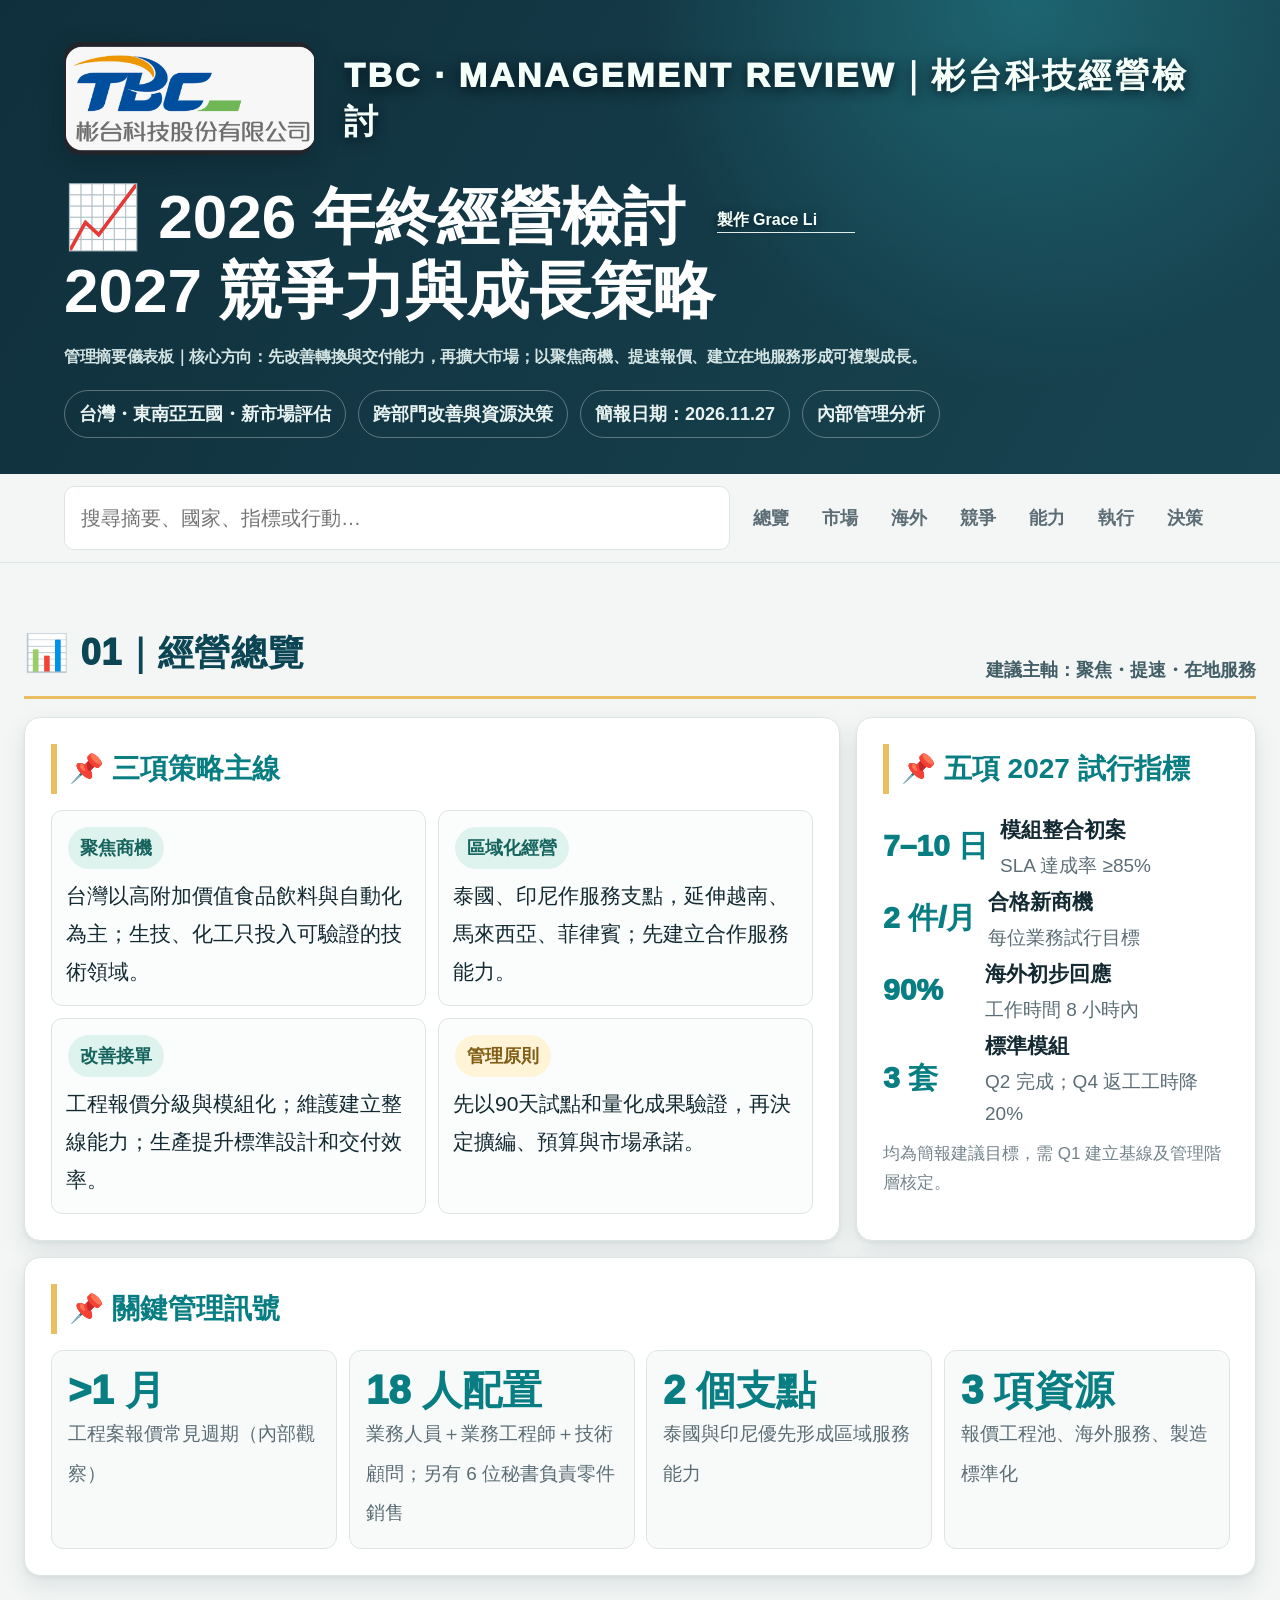
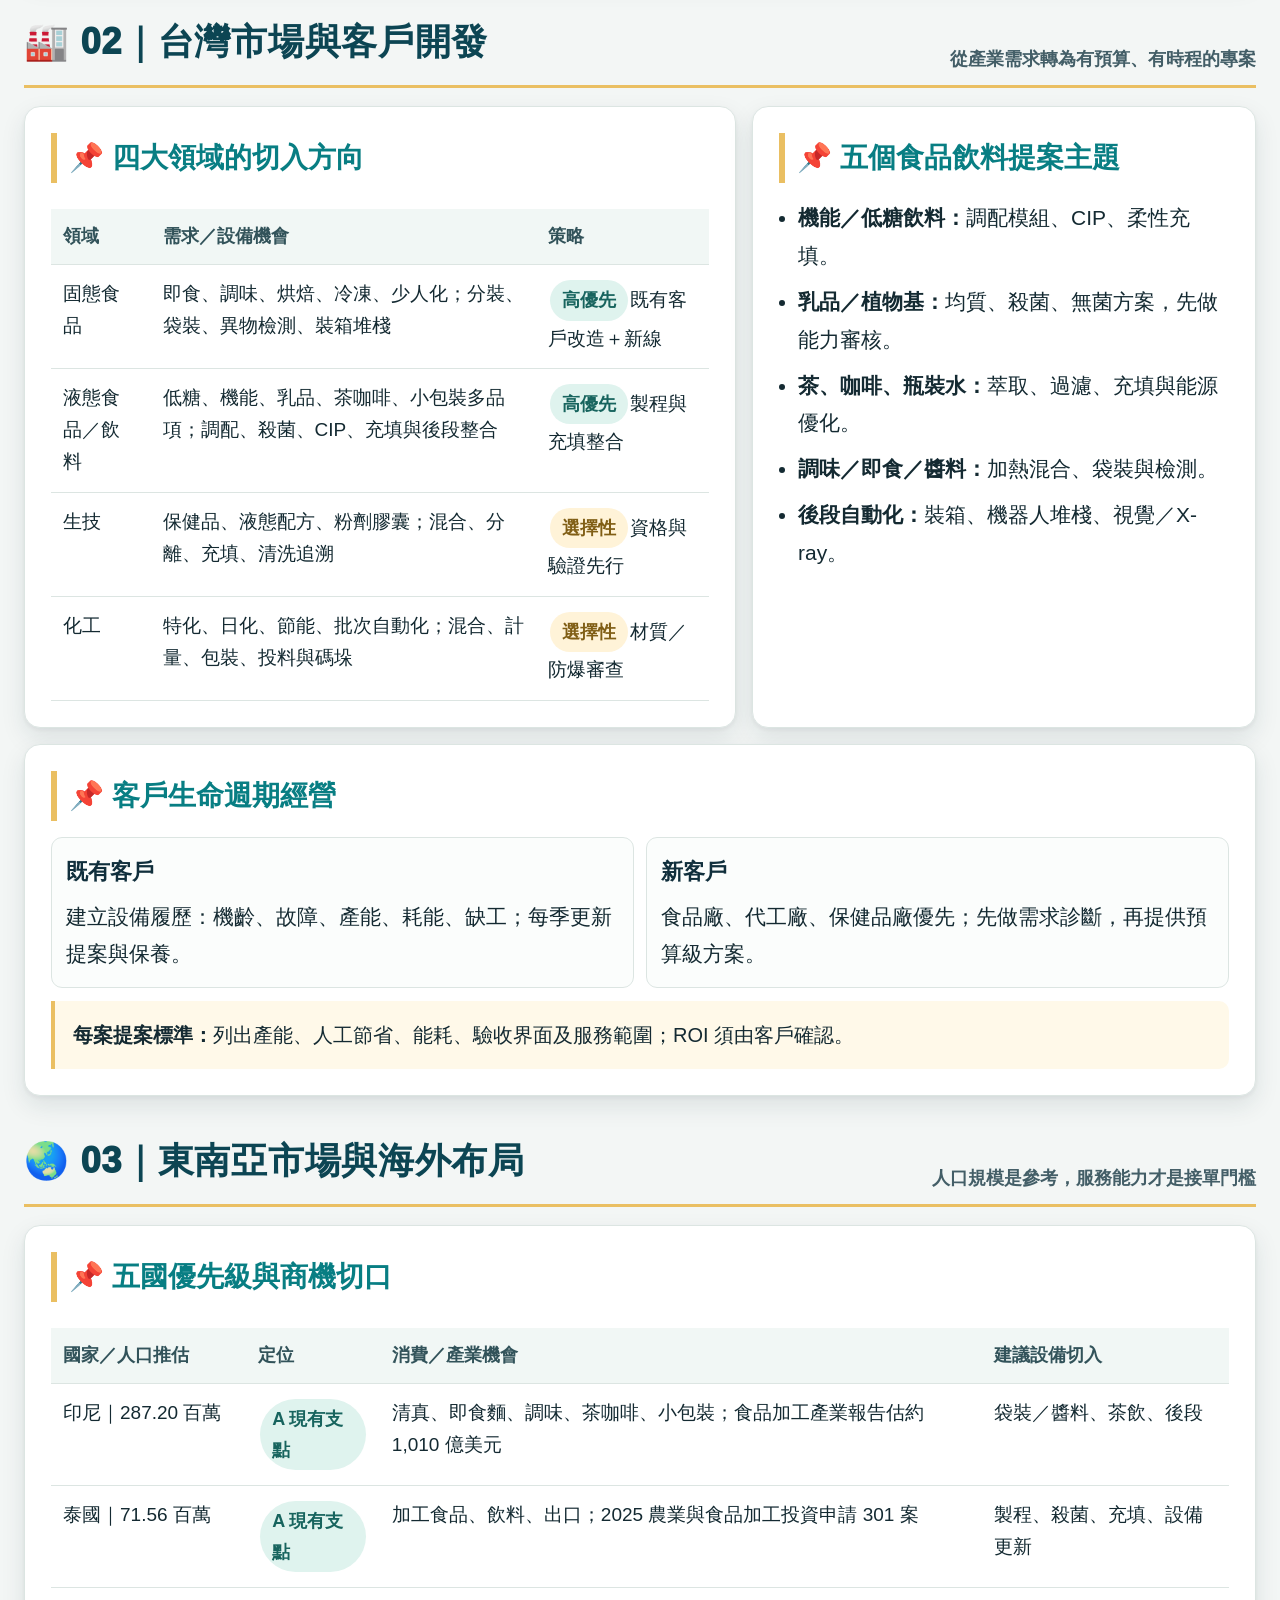
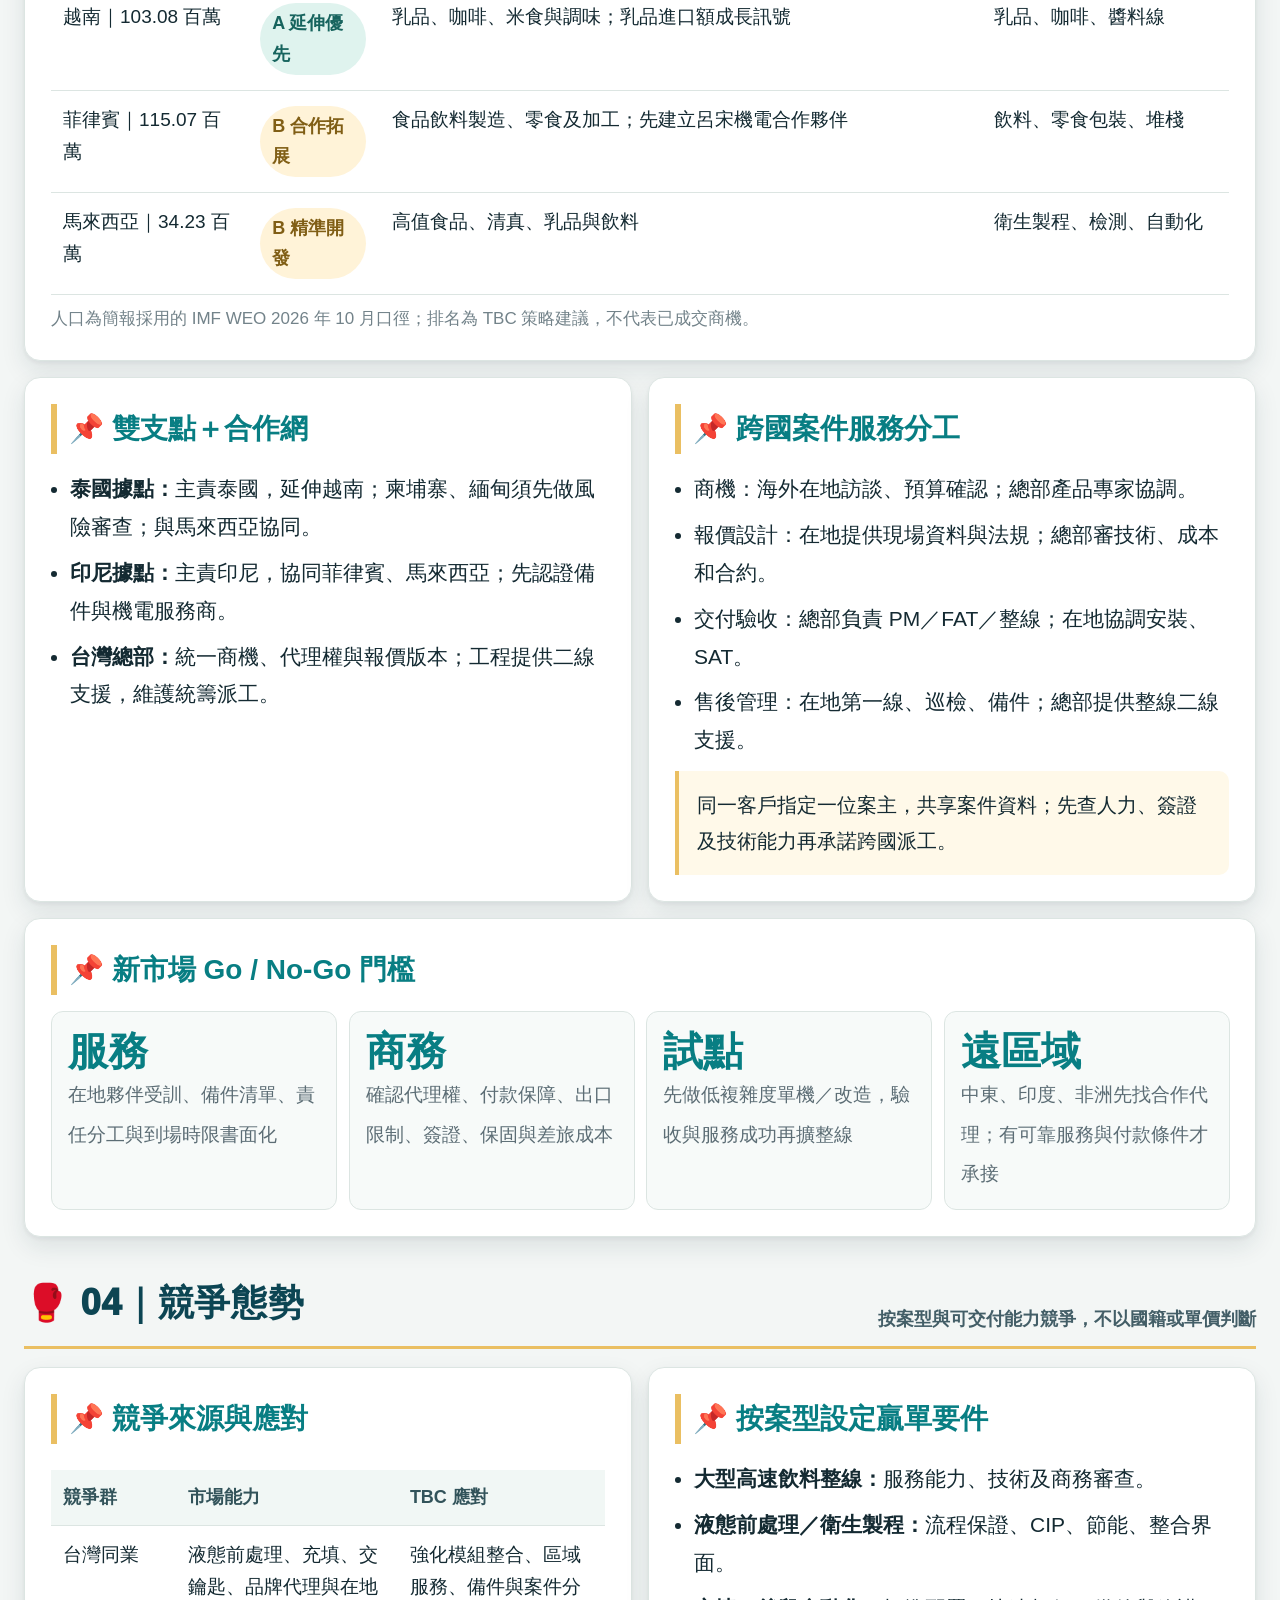
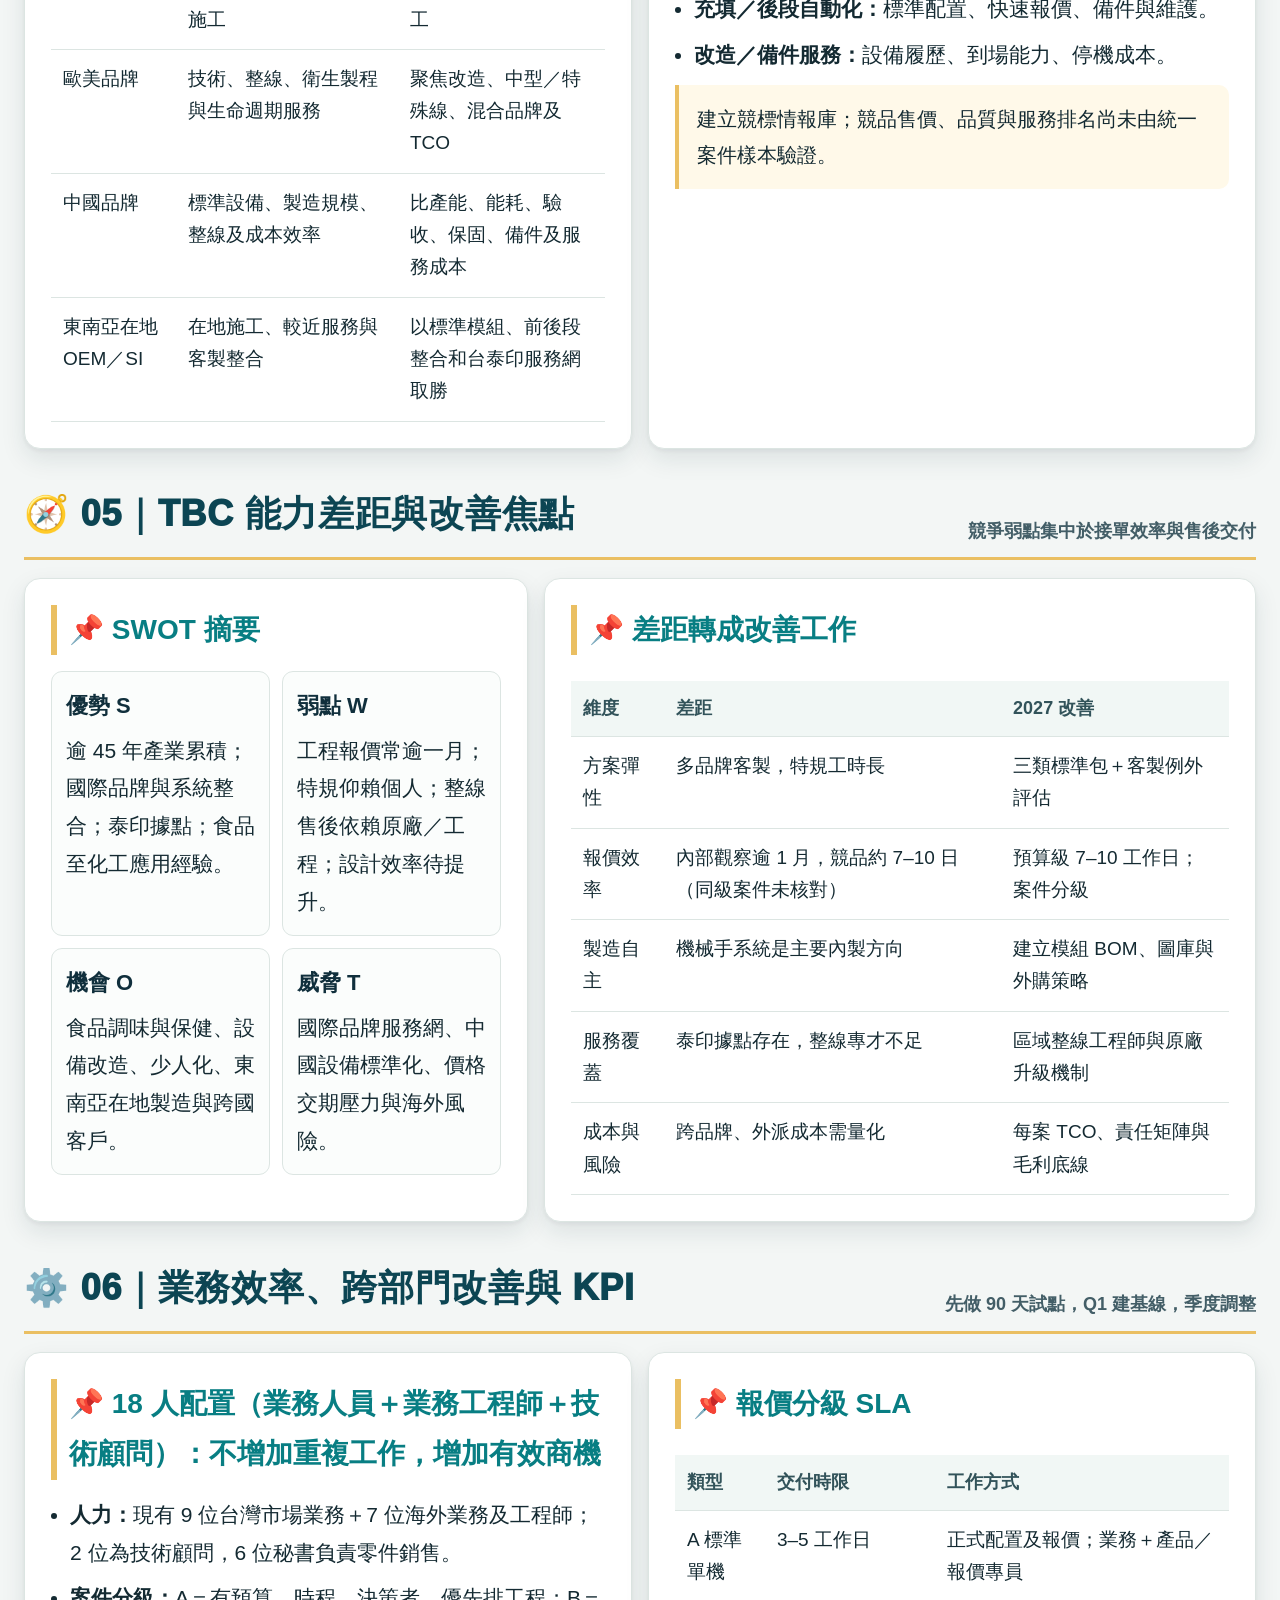
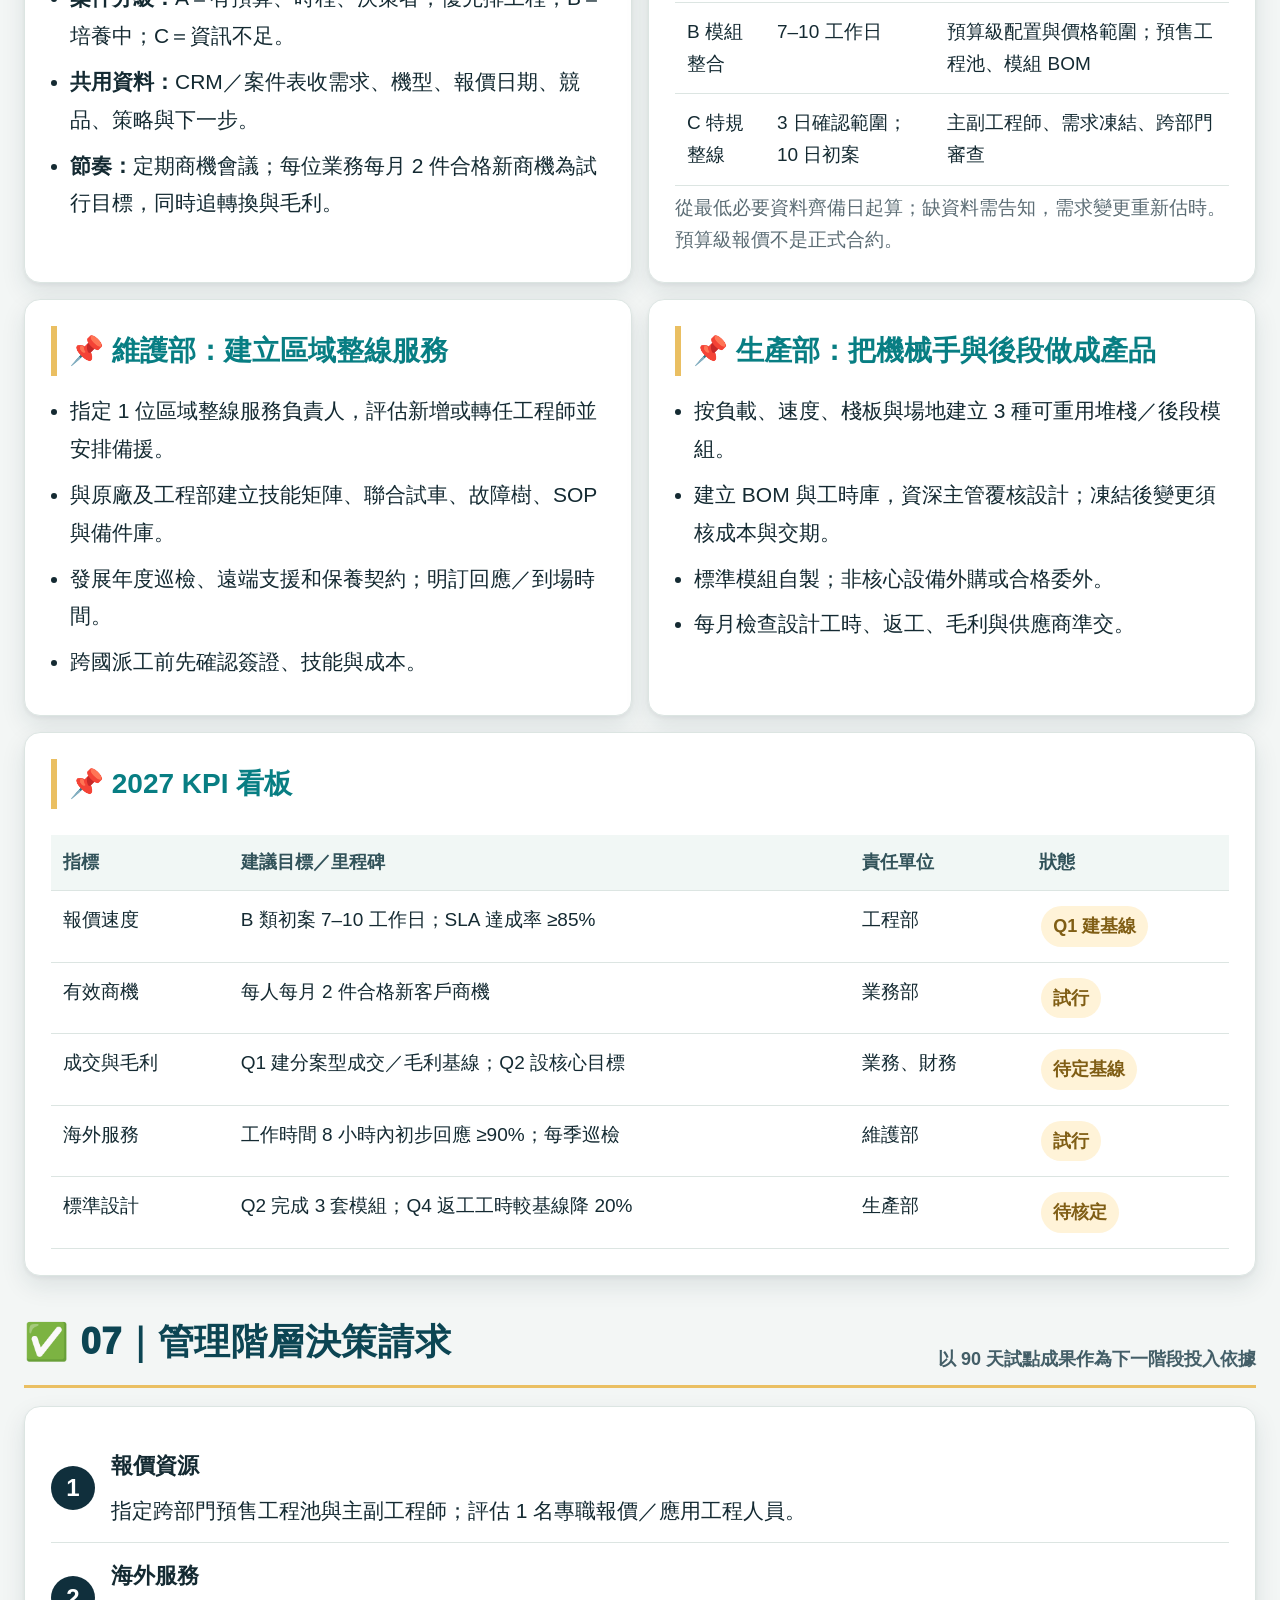
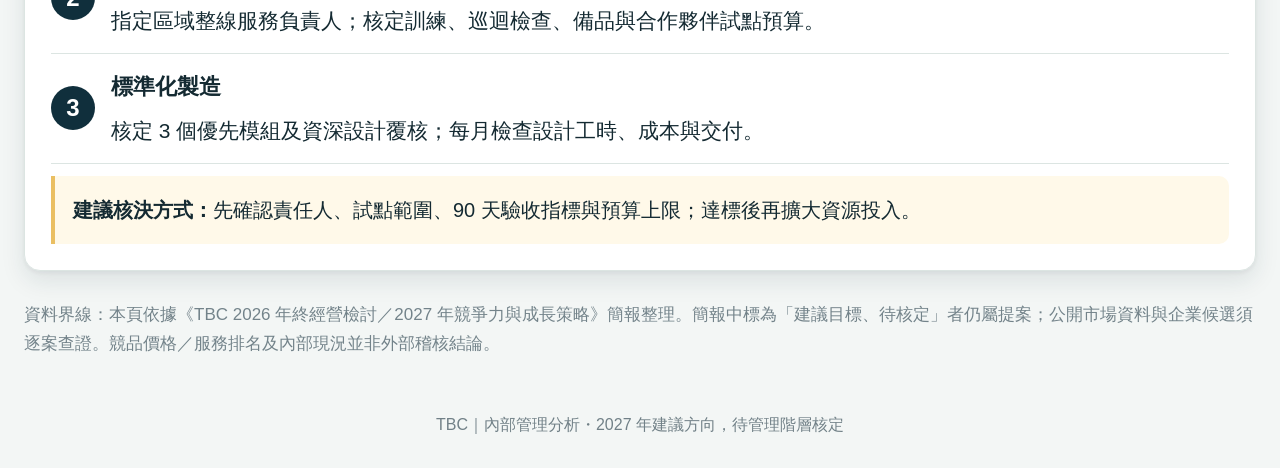
<file: index.html>
<!doctype html>
<html lang="zh-Hant">
<head>
<meta charset="utf-8"><meta name="viewport" content="width=device-width,initial-scale=1">
<title>TBC｜2026 年終經營檢討暨 2027 策略儀表板</title>
<style>
:root{--ink:#17252d;--muted:#5c6d75;--navy:#102f3c;--teal:#087e83;--mint:#dff3ee;--gold:#eabf62;--bg:#f3f6f5;--line:#dce5e2;--white:#fff;--red:#a53d3d;--shadow:0 8px 26px #18394612}*{box-sizing:border-box}body{margin:0;background:var(--bg);color:var(--ink);font-family:Arial,"Noto Sans TC","Microsoft JhengHei",sans-serif;line-height:1.55}.brand-row{display:flex;align-items:center;gap:30px;margin:0 0 25px}.brand-logo{display:block;width:min(250px,28vw);height:auto;margin:0;border-radius:16px;box-shadow:0 8px 24px #061c2455;flex:0 0 auto}
@media(max-width:700px){.brand-row{align-items:flex-start;gap:16px}.brand-logo{width:min(210px,32vw)}.hero .eyebrow{font-size:19px;letter-spacing:.06em}}
@media(max-width:560px){.brand-row{flex-direction:column;gap:14px}.brand-logo{width:min(210px,70vw)}.hero .eyebrow{margin-bottom:0;font-size:18px}}
.hero{background:radial-gradient(circle at 80% 0,#1d6570,transparent 34%),linear-gradient(120deg,#102f3c,#184451);color:white;padding:36px max(5vw,24px) 28px}.eyebrow{display:block;font-size:28px;line-height:1.25;letter-spacing:.09em;text-transform:none;color:#e5fff8;font-weight:900;padding:0;margin:0;border:0;border-radius:0;background:transparent;text-shadow:0 2px 10px #031b24aa;box-shadow:none}.hero h1{font-size:clamp(27px,4vw,43px);line-height:1.15;margin:12px 0}.hero p{color:#d3e4e3;max-width:850px;margin:0}.hero-meta{display:flex;gap:10px;flex-wrap:wrap;margin-top:20px}.pill{border:1px solid #ffffff50;border-radius:99px;padding:5px 11px;font-size:14px;color:#e8f3f1}.wrap{max-width:1440px;margin:auto;padding:24px}.toolbar{position:sticky;top:0;z-index:5;background:#f3f6f5ed;backdrop-filter:blur(10px);border-bottom:1px solid var(--line);padding:12px max(5vw,24px);display:flex;gap:10px;align-items:center;flex-wrap:wrap}.toolbar input{flex:1;min-width:210px;padding:10px 14px;border:1px solid var(--line);border-radius:10px;background:white;font:inherit}.nav{display:flex;gap:7px;overflow:auto}.nav a{white-space:nowrap;text-decoration:none;color:var(--muted);font-size:15px;padding:9px 11px;border-radius:8px}.nav a:hover{background:var(--mint);color:var(--navy)}.grid{display:grid;grid-template-columns:repeat(12,1fr);gap:16px}.card{background:var(--white);border:1px solid var(--line);border-radius:15px;padding:20px;box-shadow:var(--shadow);min-width:0}.span12{grid-column:span 12}.span8{grid-column:span 8}.span7{grid-column:span 7}.span6{grid-column:span 6}.span5{grid-column:span 5}.span4{grid-column:span 4}.section{scroll-margin-top:96px;margin:14px 0 22px}.section-title{display:flex;align-items:flex-end;justify-content:space-between;gap:15px;margin:28px 0 12px}.section-title h2{font-size:27px;font-weight:800;margin:0;color:var(--navy)}.section-title small{color:var(--muted)}h3{font-size:20px;font-weight:800;margin:0 0 12px;color:var(--navy)}p{margin:6px 0 0}.lead{font-size:17px;color:var(--navy);font-weight:700}.muted{color:var(--muted);font-size:15px}.statrow{display:grid;grid-template-columns:repeat(4,1fr);gap:12px}.stat{padding:16px;border-radius:12px;background:#f7faf9;border:1px solid var(--line)}.stat strong{display:block;font-size:25px;color:var(--teal);line-height:1.15}.stat span{font-size:14px;color:var(--muted)}.tag{display:inline-block;padding:3px 8px;border-radius:99px;font-size:13px;font-weight:700;background:var(--mint);color:#17645e;margin:2px}.tag.gold{background:#fff3d8;color:#805e15}.tag.red{background:#fae8e6;color:#8c3030}.twocol{display:grid;grid-template-columns:1fr 1fr;gap:12px}.mini{padding:14px;border:1px solid var(--line);border-radius:11px;background:#fbfdfc}.mini b{color:var(--navy)}ul{padding-left:19px;margin:8px 0 0}li{margin:4px 0}.callout{border-left:4px solid var(--gold);padding:12px 15px;background:#fff9e9;border-radius:0 10px 10px 0;margin-top:12px;font-size:15px}table{width:100%;border-collapse:collapse;font-size:15px;margin-top:10px}th,td{text-align:left;padding:9px 10px;border-bottom:1px solid var(--line);vertical-align:top}th{background:#f1f7f5;color:#32535a;font-size:14px}tbody tr:hover{background:#fbfdfc}.table-wrap{overflow:auto} .kpi{display:flex;align-items:center;gap:12px}.kpi .num{font-size:22px;font-weight:800;color:var(--teal);min-width:90px}.kpi .bar{height:8px;background:#e5eeeb;border-radius:10px;flex:1;overflow:hidden}.kpi .bar i{display:block;height:100%;background:linear-gradient(90deg,#087e83,#69bbaa);border-radius:10px}.decision{counter-reset:dec}.decision-item{display:grid;grid-template-columns:38px 1fr;gap:12px;padding:13px 0;border-bottom:1px solid var(--line)}.decision-item:last-child{border:0}.decision-item:before{counter-increment:dec;content:counter(dec);width:32px;height:32px;border-radius:50%;display:grid;place-items:center;background:var(--navy);color:#fff;font-weight:700}.foot{color:#718087;font-size:13px;text-align:center;padding:28px}.hidden{display:none!important}.source{color:#73838a;font-size:13px;margin-top:10px} @media(max-width:900px){.span8,.span7,.span6,.span5,.span4{grid-column:span 12}.statrow{grid-template-columns:repeat(2,1fr)}}@media(max-width:560px){.wrap{padding:14px}.twocol{grid-template-columns:1fr}.toolbar{padding:10px 14px}.stat strong{font-size:21px}}

/* High-visibility typography update */
body{font-size:22px;line-height:1.8;color:#142a32}
.hero{padding-top:42px;padding-bottom:36px}
.hero .eyebrow{font-size:34px;line-height:1.35;letter-spacing:.08em;color:#f5fff9;font-weight:950;text-shadow:0 3px 14px #00141e}
.hero h1{font-size:clamp(42px,5vw,62px);font-weight:900;line-height:1.18;margin:20px 0 16px}
.hero p{font-size:22px;font-weight:600;line-height:1.7}
.hero-meta{gap:12px}.pill{font-size:18px;font-weight:700;padding:7px 14px}
.toolbar input{font-size:20px;padding:13px 16px}.nav a{font-size:18px;font-weight:700;padding:10px 13px}
.section{margin:20px 0 30px;scroll-margin-top:110px}
.section-title{margin:34px 0 18px;padding-bottom:10px;border-bottom:3px solid #eabf62}
.section-title h2{font-size:36px;font-weight:950;letter-spacing:.02em;color:#0c4553}
.section-title small{font-size:18px;font-weight:700;color:#435e67}
.card{padding:26px;border-radius:16px}
h3{font-size:28px;font-weight:900;color:#087e83;border-left:6px solid #eabf62;padding-left:12px;margin-bottom:16px}
p,li{font-size:21px;line-height:1.8}
li{margin:8px 0}
.lead{font-size:24px}.muted{font-size:19px;line-height:1.7}
.tag{font-size:18px;font-weight:800;padding:5px 12px}
table{font-size:19px;line-height:1.7}th{font-size:18px;font-weight:900;padding:12px}
td{padding:13px 12px}
.stat strong{font-size:40px;font-weight:950}.stat span{font-size:19px;line-height:1.65}
.kpi .num{font-size:30px;font-weight:950}.kpi b{font-size:21px}
.callout{font-size:20px;line-height:1.8;padding:16px 18px}
.source{font-size:17px;line-height:1.7}
.foot{font-size:16px}
@media(max-width:700px){.hero .eyebrow{font-size:25px}.section-title h2{font-size:30px}h3{font-size:24px}.card{padding:20px}}
@media(max-width:560px){.hero .eyebrow{font-size:22px}.hero h1{font-size:40px}body{font-size:20px}p,li{font-size:19px}.section-title h2{font-size:27px}}

/* Center decision number badges precisely */
.decision-item{grid-template-columns:44px minmax(0,1fr);align-items:center;gap:16px}
.decision-item::before{display:flex;align-items:center;justify-content:center;box-sizing:border-box;width:44px;height:44px;min-width:44px;padding:0;line-height:1;text-align:center;font-size:24px;font-weight:900}


/* Creator credit at the right of the main title */
.hero-title-row{display:flex;align-items:center;justify-content:space-between;gap:24px}
.hero-title-row h1{flex:1;min-width:0}
.creator-credit{flex:0 0 auto;color:#f5fff9;font-size:12pt;font-weight:700;white-space:nowrap;text-align:right;text-shadow:0 2px 8px #00141e}
@media(max-width:700px){.hero-title-row{align-items:flex-end;gap:14px}.creator-credit{font-size:12pt}}
@media(max-width:560px){.hero-title-row{display:block}.creator-credit{text-align:right;margin:-4px 0 14px}}
.creator-credit{position:relative;padding-bottom:3px}
.creator-credit::after{content:"";position:absolute;left:0;right:-1cm;bottom:0;height:1px;background:currentColor;opacity:.9}


/* Place creator credit immediately after the main title */
.hero-title-row{display:block}
.hero-title-row h1{display:block;flex:none}
.creator-credit{display:inline-block;vertical-align:middle;margin-left:14px;color:#f5fff9;font-size:12pt;font-weight:700;white-space:nowrap;text-align:left;text-shadow:0 2px 8px #00141e}
.hero p{max-width:none;white-space:nowrap;font-size:clamp(14px,1.25vw,21px);letter-spacing:-.02em}
@media(max-width:900px){.hero p{white-space:normal}}

</style>
<style>
/* 3D hover cards: clear depth and stronger text on pointer hover */
.card,.mini,.stat{position:relative;transition:transform .22s ease,box-shadow .22s ease,border-color .22s ease;transform:translateY(0);will-change:transform,box-shadow}
.card{box-shadow:0 10px 24px rgba(16,47,60,.10),0 2px 5px rgba(16,47,60,.06)}
.card:hover,.mini:hover,.stat:hover{transform:translateY(-8px);border-color:#8fc8c1;box-shadow:0 18px 34px rgba(16,47,60,.20),0 5px 10px rgba(16,47,60,.10);z-index:2}
.card:hover p,.card:hover li,.card:hover td,.card:hover th,.card:hover b,.card:hover span,.mini:hover p,.mini:hover b,.mini:hover span,.stat:hover span,.stat:hover strong{font-weight:800}
.card:hover h3,.card:hover .section-title h2{font-weight:950}
@media (prefers-reduced-motion:reduce){.card,.mini,.stat{transition:none}.card:hover,.mini:hover,.stat:hover{transform:none}}
</style></head>
<body>
<header class="hero"><div class="brand-row"><img class="brand-logo" src="[data-uri]" alt="彬台科技股份有限公司 TBC 標誌"><div class="eyebrow">TBC · MANAGEMENT REVIEW｜彬台科技經營檢討</div></div><div class="hero-title-row"><h1>📈 2026 年終經營檢討 <span class="creator-credit">製作 Grace Li</span><br>2027 競爭力與成長策略</h1></div><p>管理摘要儀表板｜核心方向：先改善轉換與交付能力，再擴大市場；以聚焦商機、提速報價、建立在地服務形成可複製成長。</p><div class="hero-meta"><span class="pill">台灣・東南亞五國・新市場評估</span><span class="pill">跨部門改善與資源決策</span><span class="pill">簡報日期：2026.11.27</span><span class="pill">內部管理分析</span></div></header>
<div class="toolbar"><input id="search" type="search" placeholder="搜尋摘要、國家、指標或行動…"><nav class="nav"><a href="#summary">總覽</a><a href="#market">市場</a><a href="#region">海外</a><a href="#competition">競爭</a><a href="#capability">能力</a><a href="#execution">執行</a><a href="#decision">決策</a></nav></div>
<main class="wrap">
<section id="summary" class="section"><div class="section-title"><h2>📊 01｜經營總覽</h2><small>建議主軸：聚焦・提速・在地服務</small></div><div class="grid">
<div class="card span8"><h3>📌 三項策略主線</h3><div class="twocol"><div class="mini"><span class="tag">聚焦商機</span><p>台灣以高附加價值食品飲料與自動化為主；生技、化工只投入可驗證的技術領域。</p></div><div class="mini"><span class="tag">區域化經營</span><p>泰國、印尼作服務支點，延伸越南、馬來西亞、菲律賓；先建立合作服務能力。</p></div><div class="mini"><span class="tag">改善接單</span><p>工程報價分級與模組化；維護建立整線能力；生產提升標準設計和交付效率。</p></div><div class="mini"><span class="tag gold">管理原則</span><p>先以90天試點和量化成果驗證，再決定擴編、預算與市場承諾。</p></div></div></div>
<div class="card span4"><h3>📌 五項 2027 試行指標</h3><div class="kpi"><div class="num">7–10 日</div><div><b>模組整合初案</b><div class="muted">SLA 達成率 ≥85%</div></div></div><div class="kpi"><div class="num">2 件/月</div><div><b>合格新商機</b><div class="muted">每位業務試行目標</div></div></div><div class="kpi"><div class="num">90%</div><div><b>海外初步回應</b><div class="muted">工作時間 8 小時內</div></div></div><div class="kpi"><div class="num">3 套</div><div><b>標準模組</b><div class="muted">Q2 完成；Q4 返工工時降 20%</div></div></div><p class="source">均為簡報建議目標，需 Q1 建立基線及管理階層核定。</p></div>
<div class="card span12"><h3>📌 關鍵管理訊號</h3><div class="statrow"><div class="stat"><strong>&gt;1 月</strong><span>工程案報價常見週期（內部觀察）</span></div><div class="stat"><strong>18 人配置</strong><span>業務人員＋業務工程師＋技術顧問；另有 6 位秘書負責零件銷售</span></div><div class="stat"><strong>2 個支點</strong><span>泰國與印尼優先形成區域服務能力</span></div><div class="stat"><strong>3 項資源</strong><span>報價工程池、海外服務、製造標準化</span></div></div></div>
</div></section>
<section id="market" class="section"><div class="section-title"><h2>🏭 02｜台灣市場與客戶開發</h2><small>從產業需求轉為有預算、有時程的專案</small></div><div class="grid">
<div class="card span7"><h3>📌 四大領域的切入方向</h3><div class="table-wrap"><table><thead><tr><th>領域</th><th>需求／設備機會</th><th>策略</th></tr></thead><tbody><tr><td>固態食品</td><td>即食、調味、烘焙、冷凍、少人化；分裝、袋裝、異物檢測、裝箱堆棧</td><td><span class="tag">高優先</span>既有客戶改造＋新線</td></tr><tr><td>液態食品／飲料</td><td>低糖、機能、乳品、茶咖啡、小包裝多品項；調配、殺菌、CIP、充填與後段整合</td><td><span class="tag">高優先</span>製程與充填整合</td></tr><tr><td>生技</td><td>保健品、液態配方、粉劑膠囊；混合、分離、充填、清洗追溯</td><td><span class="tag gold">選擇性</span>資格與驗證先行</td></tr><tr><td>化工</td><td>特化、日化、節能、批次自動化；混合、計量、包裝、投料與碼垛</td><td><span class="tag gold">選擇性</span>材質／防爆審查</td></tr></tbody></table></div></div>
<div class="card span5"><h3>📌 五個食品飲料提案主題</h3><ul><li><b>機能／低糖飲料：</b>調配模組、CIP、柔性充填。</li><li><b>乳品／植物基：</b>均質、殺菌、無菌方案，先做能力審核。</li><li><b>茶、咖啡、瓶裝水：</b>萃取、過濾、充填與能源優化。</li><li><b>調味／即食／醬料：</b>加熱混合、袋裝與檢測。</li><li><b>後段自動化：</b>裝箱、機器人堆棧、視覺／X-ray。</li></ul></div>
<div class="card span12"><h3>📌 客戶生命週期經營</h3><div class="twocol"><div class="mini"><b>既有客戶</b><p>建立設備履歷：機齡、故障、產能、耗能、缺工；每季更新提案與保養。</p></div><div class="mini"><b>新客戶</b><p>食品廠、代工廠、保健品廠優先；先做需求診斷，再提供預算級方案。</p></div></div><div class="callout"><b>每案提案標準：</b>列出產能、人工節省、能耗、驗收界面及服務範圍；ROI 須由客戶確認。</div></div>
</div></section>
<section id="region" class="section"><div class="section-title"><h2>🌏 03｜東南亞市場與海外布局</h2><small>人口規模是參考，服務能力才是接單門檻</small></div><div class="grid">
<div class="card span12"><h3>📌 五國優先級與商機切口</h3><div class="table-wrap"><table><thead><tr><th>國家／人口推估</th><th>定位</th><th>消費／產業機會</th><th>建議設備切入</th></tr></thead><tbody><tr><td>印尼｜287.20 百萬</td><td><span class="tag">A 現有支點</span></td><td>清真、即食麵、調味、茶咖啡、小包裝；食品加工產業報告估約 1,010 億美元</td><td>袋裝／醬料、茶飲、後段</td></tr><tr><td>泰國｜71.56 百萬</td><td><span class="tag">A 現有支點</span></td><td>加工食品、飲料、出口；2025 農業與食品加工投資申請 301 案</td><td>製程、殺菌、充填、設備更新</td></tr><tr><td>越南｜103.08 百萬</td><td><span class="tag">A 延伸優先</span></td><td>乳品、咖啡、米食與調味；乳品進口額成長訊號</td><td>乳品、咖啡、醬料線</td></tr><tr><td>菲律賓｜115.07 百萬</td><td><span class="tag gold">B 合作拓展</span></td><td>食品飲料製造、零食及加工；先建立呂宋機電合作夥伴</td><td>飲料、零食包裝、堆棧</td></tr><tr><td>馬來西亞｜34.23 百萬</td><td><span class="tag gold">B 精準開發</span></td><td>高值食品、清真、乳品與飲料</td><td>衛生製程、檢測、自動化</td></tr></tbody></table></div><p class="source">人口為簡報採用的 IMF WEO 2026 年 10 月口徑；排名為 TBC 策略建議，不代表已成交商機。</p></div>
<div class="card span6"><h3>📌 雙支點＋合作網</h3><ul><li><b>泰國據點：</b>主責泰國，延伸越南；柬埔寨、緬甸須先做風險審查；與馬來西亞協同。</li><li><b>印尼據點：</b>主責印尼，協同菲律賓、馬來西亞；先認證備件與機電服務商。</li><li><b>台灣總部：</b>統一商機、代理權與報價版本；工程提供二線支援，維護統籌派工。</li></ul></div>
<div class="card span6"><h3>📌 跨國案件服務分工</h3><ul><li>商機：海外在地訪談、預算確認；總部產品專家協調。</li><li>報價設計：在地提供現場資料與法規；總部審技術、成本和合約。</li><li>交付驗收：總部負責 PM／FAT／整線；在地協調安裝、SAT。</li><li>售後管理：在地第一線、巡檢、備件；總部提供整線二線支援。</li></ul><div class="callout">同一客戶指定一位案主，共享案件資料；先查人力、簽證及技術能力再承諾跨國派工。</div></div>
<div class="card span12"><h3>📌 新市場 Go / No-Go 門檻</h3><div class="statrow"><div class="stat"><strong>服務</strong><span>在地夥伴受訓、備件清單、責任分工與到場時限書面化</span></div><div class="stat"><strong>商務</strong><span>確認代理權、付款保障、出口限制、簽證、保固與差旅成本</span></div><div class="stat"><strong>試點</strong><span>先做低複雜度單機／改造，驗收與服務成功再擴整線</span></div><div class="stat"><strong>遠區域</strong><span>中東、印度、非洲先找合作代理；有可靠服務與付款條件才承接</span></div></div></div>
</div></section>
<section id="competition" class="section"><div class="section-title"><h2>🥊 04｜競爭態勢</h2><small>按案型與可交付能力競爭，不以國籍或單價判斷</small></div><div class="grid">
<div class="card span6"><h3>📌 競爭來源與應對</h3><div class="table-wrap"><table><thead><tr><th>競爭群</th><th>市場能力</th><th>TBC 應對</th></tr></thead><tbody><tr><td>台灣同業</td><td>液態前處理、充填、交鑰匙、品牌代理與在地施工</td><td>強化模組整合、區域服務、備件與案件分工</td></tr><tr><td>歐美品牌</td><td>技術、整線、衛生製程與生命週期服務</td><td>聚焦改造、中型／特殊線、混合品牌及 TCO</td></tr><tr><td>中國品牌</td><td>標準設備、製造規模、整線及成本效率</td><td>比產能、能耗、驗收、保固、備件及服務成本</td></tr><tr><td>東南亞在地 OEM／SI</td><td>在地施工、較近服務與客製整合</td><td>以標準模組、前後段整合和台泰印服務網取勝</td></tr></tbody></table></div></div>
<div class="card span6"><h3>📌 按案型設定贏單要件</h3><ul><li><b>大型高速飲料整線：</b>服務能力、技術及商務審查。</li><li><b>液態前處理／衛生製程：</b>流程保證、CIP、節能、整合界面。</li><li><b>充填／後段自動化：</b>標準配置、快速報價、備件與維護。</li><li><b>改造／備件服務：</b>設備履歷、到場能力、停機成本。</li></ul><div class="callout">建立競標情報庫；競品售價、品質與服務排名尚未由統一案件樣本驗證。</div></div>
</div></section>
<section id="capability" class="section"><div class="section-title"><h2>🧭 05｜TBC 能力差距與改善焦點</h2><small>競爭弱點集中於接單效率與售後交付</small></div><div class="grid">
<div class="card span5"><h3>📌 SWOT 摘要</h3><div class="twocol"><div class="mini"><b>優勢 S</b><p>逾 45 年產業累積；國際品牌與系統整合；泰印據點；食品至化工應用經驗。</p></div><div class="mini"><b>弱點 W</b><p>工程報價常逾一月；特規仰賴個人；整線售後依賴原廠／工程；設計效率待提升。</p></div><div class="mini"><b>機會 O</b><p>食品調味與保健、設備改造、少人化、東南亞在地製造與跨國客戶。</p></div><div class="mini"><b>威脅 T</b><p>國際品牌服務網、中國設備標準化、價格交期壓力與海外風險。</p></div></div></div>
<div class="card span7"><h3>📌 差距轉成改善工作</h3><div class="table-wrap"><table><thead><tr><th>維度</th><th>差距</th><th>2027 改善</th></tr></thead><tbody><tr><td>方案彈性</td><td>多品牌客製，特規工時長</td><td>三類標準包＋客製例外評估</td></tr><tr><td>報價效率</td><td>內部觀察逾 1 月，競品約 7–10 日（同級案件未核對）</td><td>預算級 7–10 工作日；案件分級</td></tr><tr><td>製造自主</td><td>機械手系統是主要內製方向</td><td>建立模組 BOM、圖庫與外購策略</td></tr><tr><td>服務覆蓋</td><td>泰印據點存在，整線專才不足</td><td>區域整線工程師與原廠升級機制</td></tr><tr><td>成本與風險</td><td>跨品牌、外派成本需量化</td><td>每案 TCO、責任矩陣與毛利底線</td></tr></tbody></table></div></div>
</div></section>
<section id="execution" class="section"><div class="section-title"><h2>⚙️ 06｜業務效率、跨部門改善與 KPI</h2><small>先做 90 天試點，Q1 建基線，季度調整</small></div><div class="grid">
<div class="card span6"><h3>📌 18 人配置（業務人員＋業務工程師＋技術顧問）：不增加重複工作，增加有效商機</h3><ul><li><b>人力：</b>現有 9 位台灣市場業務＋7 位海外業務及工程師；2 位為技術顧問，6 位秘書負責零件銷售。</li><li><b>案件分級：</b>A＝有預算、時程、決策者，優先排工程；B＝培養中；C＝資訊不足。</li><li><b>共用資料：</b>CRM／案件表收需求、機型、報價日期、競品、策略與下一步。</li><li><b>節奏：</b>定期商機會議；每位業務每月 2 件合格新商機為試行目標，同時追轉換與毛利。</li></ul></div>
<div class="card span6"><h3>📌 報價分級 SLA</h3><div class="table-wrap"><table><thead><tr><th>類型</th><th>交付時限</th><th>工作方式</th></tr></thead><tbody><tr><td>A 標準單機</td><td>3–5 工作日</td><td>正式配置及報價；業務＋產品／報價專員</td></tr><tr><td>B 模組整合</td><td>7–10 工作日</td><td>預算級配置與價格範圍；預售工程池、模組 BOM</td></tr><tr><td>C 特規整線</td><td>3 日確認範圍；10 日初案</td><td>主副工程師、需求凍結、跨部門審查</td></tr></tbody></table></div><p class="muted">從最低必要資料齊備日起算；缺資料需告知，需求變更重新估時。預算級報價不是正式合約。</p></div>
<div class="card span6"><h3>📌 維護部：建立區域整線服務</h3><ul><li>指定 1 位區域整線服務負責人，評估新增或轉任工程師並安排備援。</li><li>與原廠及工程部建立技能矩陣、聯合試車、故障樹、SOP 與備件庫。</li><li>發展年度巡檢、遠端支援和保養契約；明訂回應／到場時間。</li><li>跨國派工前先確認簽證、技能與成本。</li></ul></div>
<div class="card span6"><h3>📌 生產部：把機械手與後段做成產品</h3><ul><li>按負載、速度、棧板與場地建立 3 種可重用堆棧／後段模組。</li><li>建立 BOM 與工時庫，資深主管覆核設計；凍結後變更須核成本與交期。</li><li>標準模組自製；非核心設備外購或合格委外。</li><li>每月檢查設計工時、返工、毛利與供應商準交。</li></ul></div>
<div class="card span12"><h3>📌 2027 KPI 看板</h3><div class="table-wrap"><table><thead><tr><th>指標</th><th>建議目標／里程碑</th><th>責任單位</th><th>狀態</th></tr></thead><tbody><tr><td>報價速度</td><td>B 類初案 7–10 工作日；SLA 達成率 ≥85%</td><td>工程部</td><td><span class="tag gold">Q1 建基線</span></td></tr><tr><td>有效商機</td><td>每人每月 2 件合格新客戶商機</td><td>業務部</td><td><span class="tag gold">試行</span></td></tr><tr><td>成交與毛利</td><td>Q1 建分案型成交／毛利基線；Q2 設核心目標</td><td>業務、財務</td><td><span class="tag gold">待定基線</span></td></tr><tr><td>海外服務</td><td>工作時間 8 小時內初步回應 ≥90%；每季巡檢</td><td>維護部</td><td><span class="tag gold">試行</span></td></tr><tr><td>標準設計</td><td>Q2 完成 3 套模組；Q4 返工工時較基線降 20%</td><td>生產部</td><td><span class="tag gold">待核定</span></td></tr></tbody></table></div></div>
</div></section>
<section id="decision" class="section"><div class="section-title"><h2>✅ 07｜管理階層決策請求</h2><small>以 90 天試點成果作為下一階段投入依據</small></div><div class="card decision"><div class="decision-item"><div><b>報價資源</b><p>指定跨部門預售工程池與主副工程師；評估 1 名專職報價／應用工程人員。</p></div></div><div class="decision-item"><div><b>海外服務</b><p>指定區域整線服務負責人；核定訓練、巡迴檢查、備品與合作夥伴試點預算。</p></div></div><div class="decision-item"><div><b>標準化製造</b><p>核定 3 個優先模組及資深設計覆核；每月檢查設計工時、成本與交付。</p></div></div><div class="callout"><b>建議核決方式：</b>先確認責任人、試點範圍、90 天驗收指標與預算上限；達標後再擴大資源投入。</div></div></section>
<p class="source">資料界線：本頁依據《TBC 2026 年終經營檢討／2027 年競爭力與成長策略》簡報整理。簡報中標為「建議目標、待核定」者仍屬提案；公開市場資料與企業候選須逐案查證。競品價格／服務排名及內部現況並非外部稽核結論。</p>
</main><footer class="foot">TBC｜內部管理分析・2027 年建議方向，待管理階層核定</footer>
<script>const q=document.getElementById('search');q.addEventListener('input',()=>{const term=q.value.trim().toLowerCase();document.querySelectorAll('main .card, main .section-title').forEach(el=>{el.classList.toggle('hidden',!!term&&!el.innerText.toLowerCase().includes(term))});document.querySelectorAll('main .section').forEach(s=>{const any=[...s.querySelectorAll('.card,.section-title')].some(x=>!x.classList.contains('hidden'));s.classList.toggle('hidden',!any)})});</script>
</body></html>
</file>
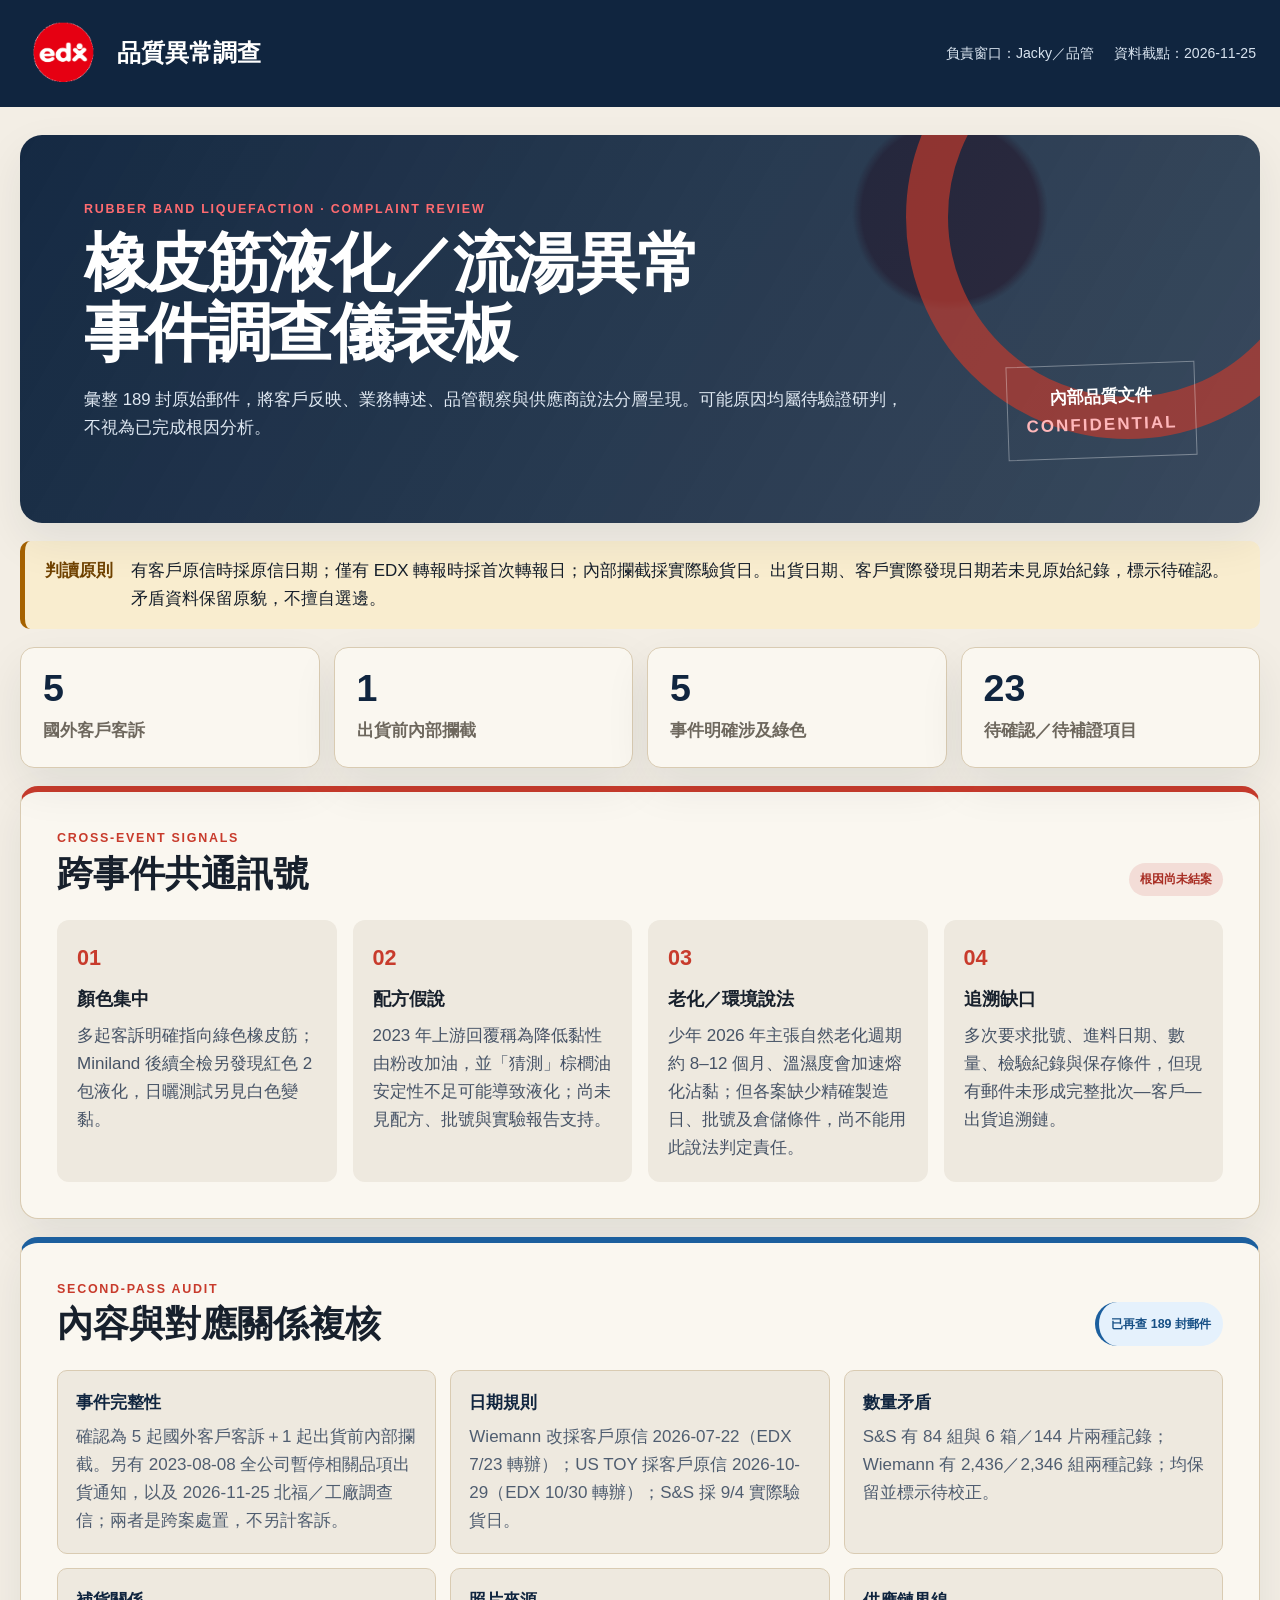
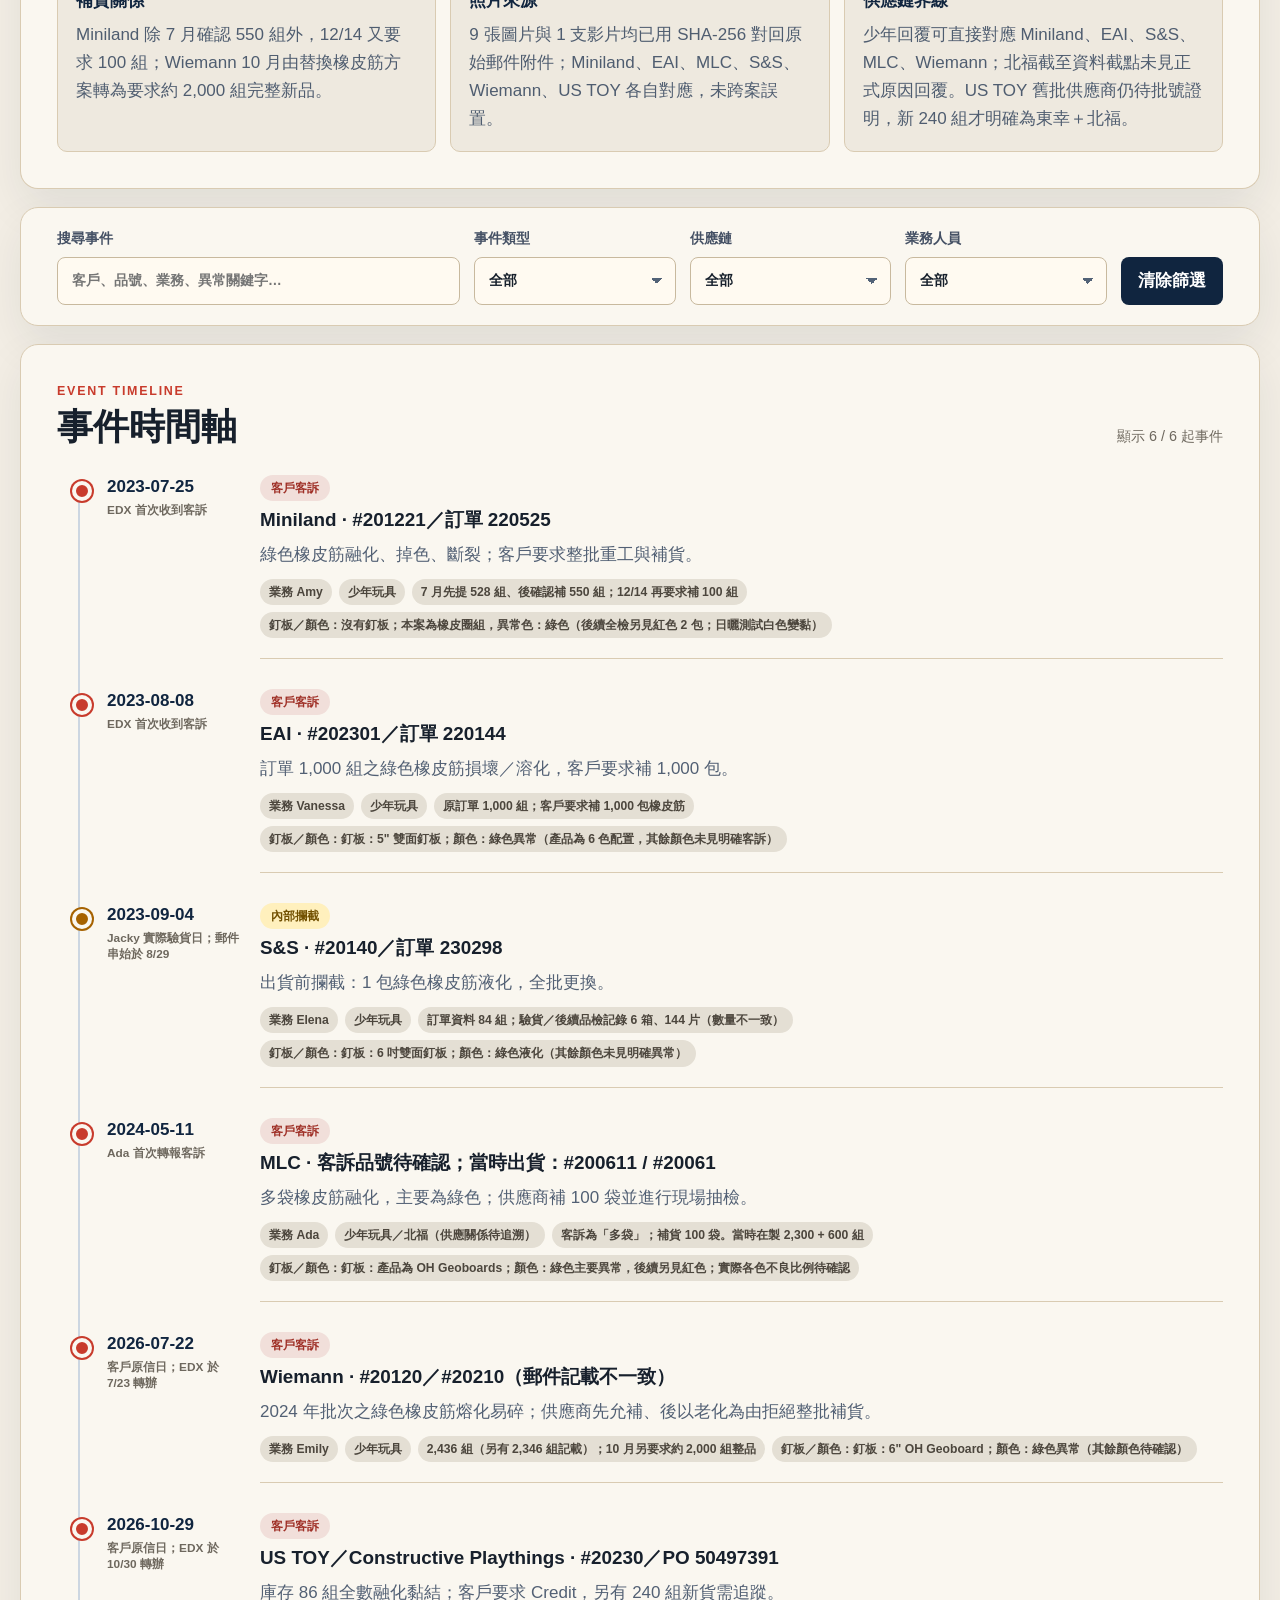
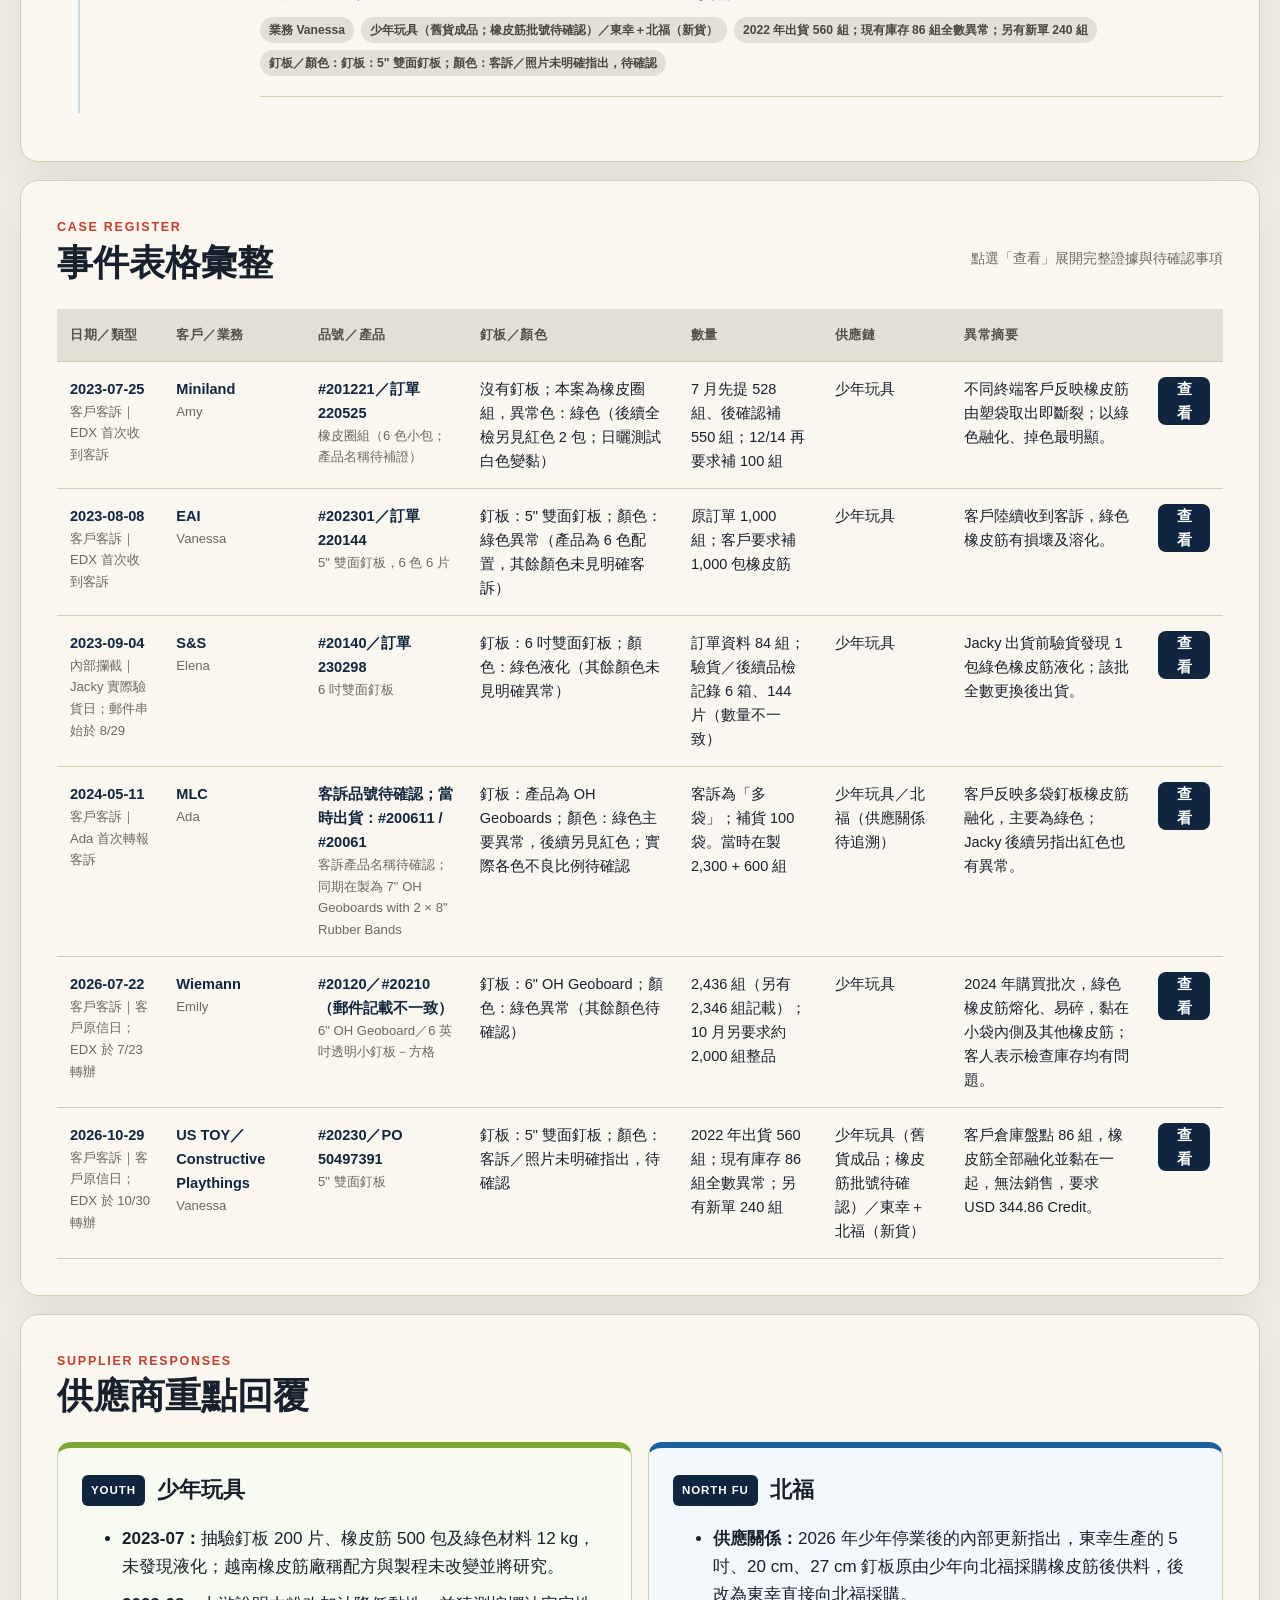
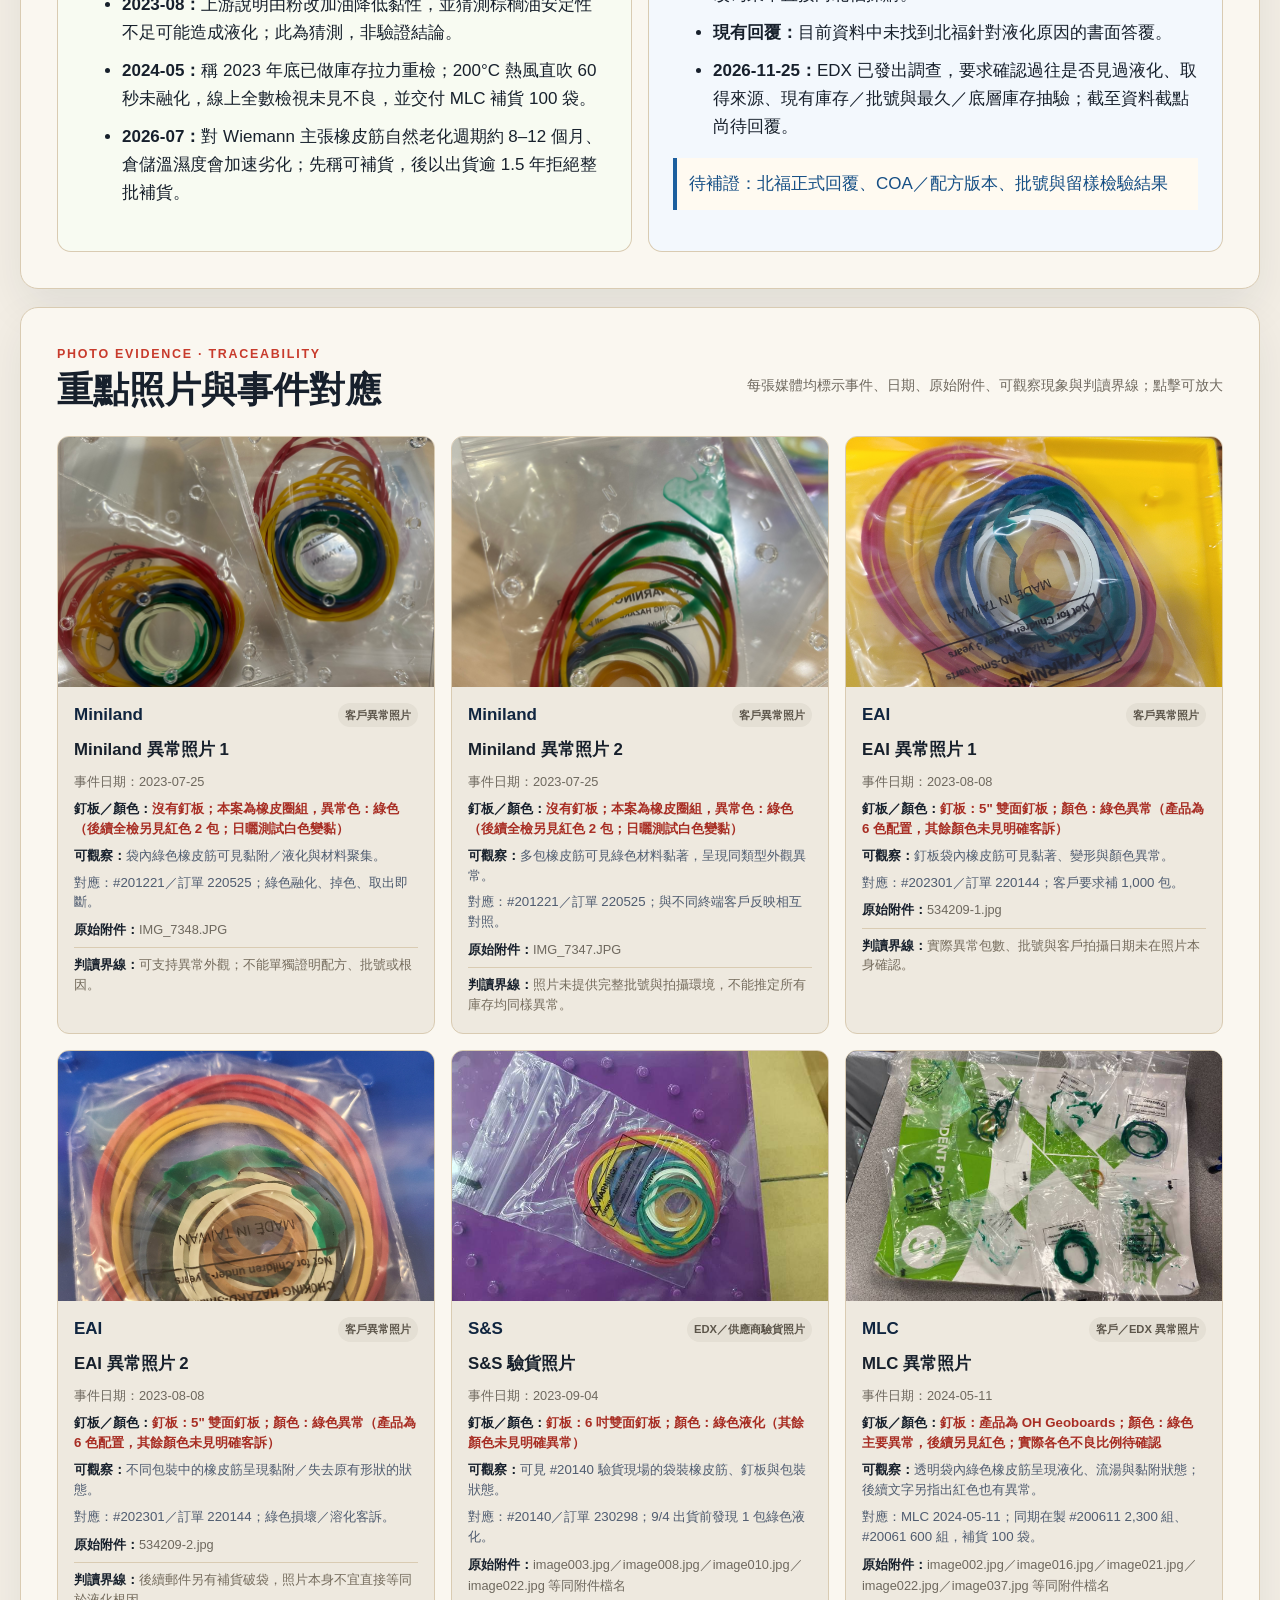
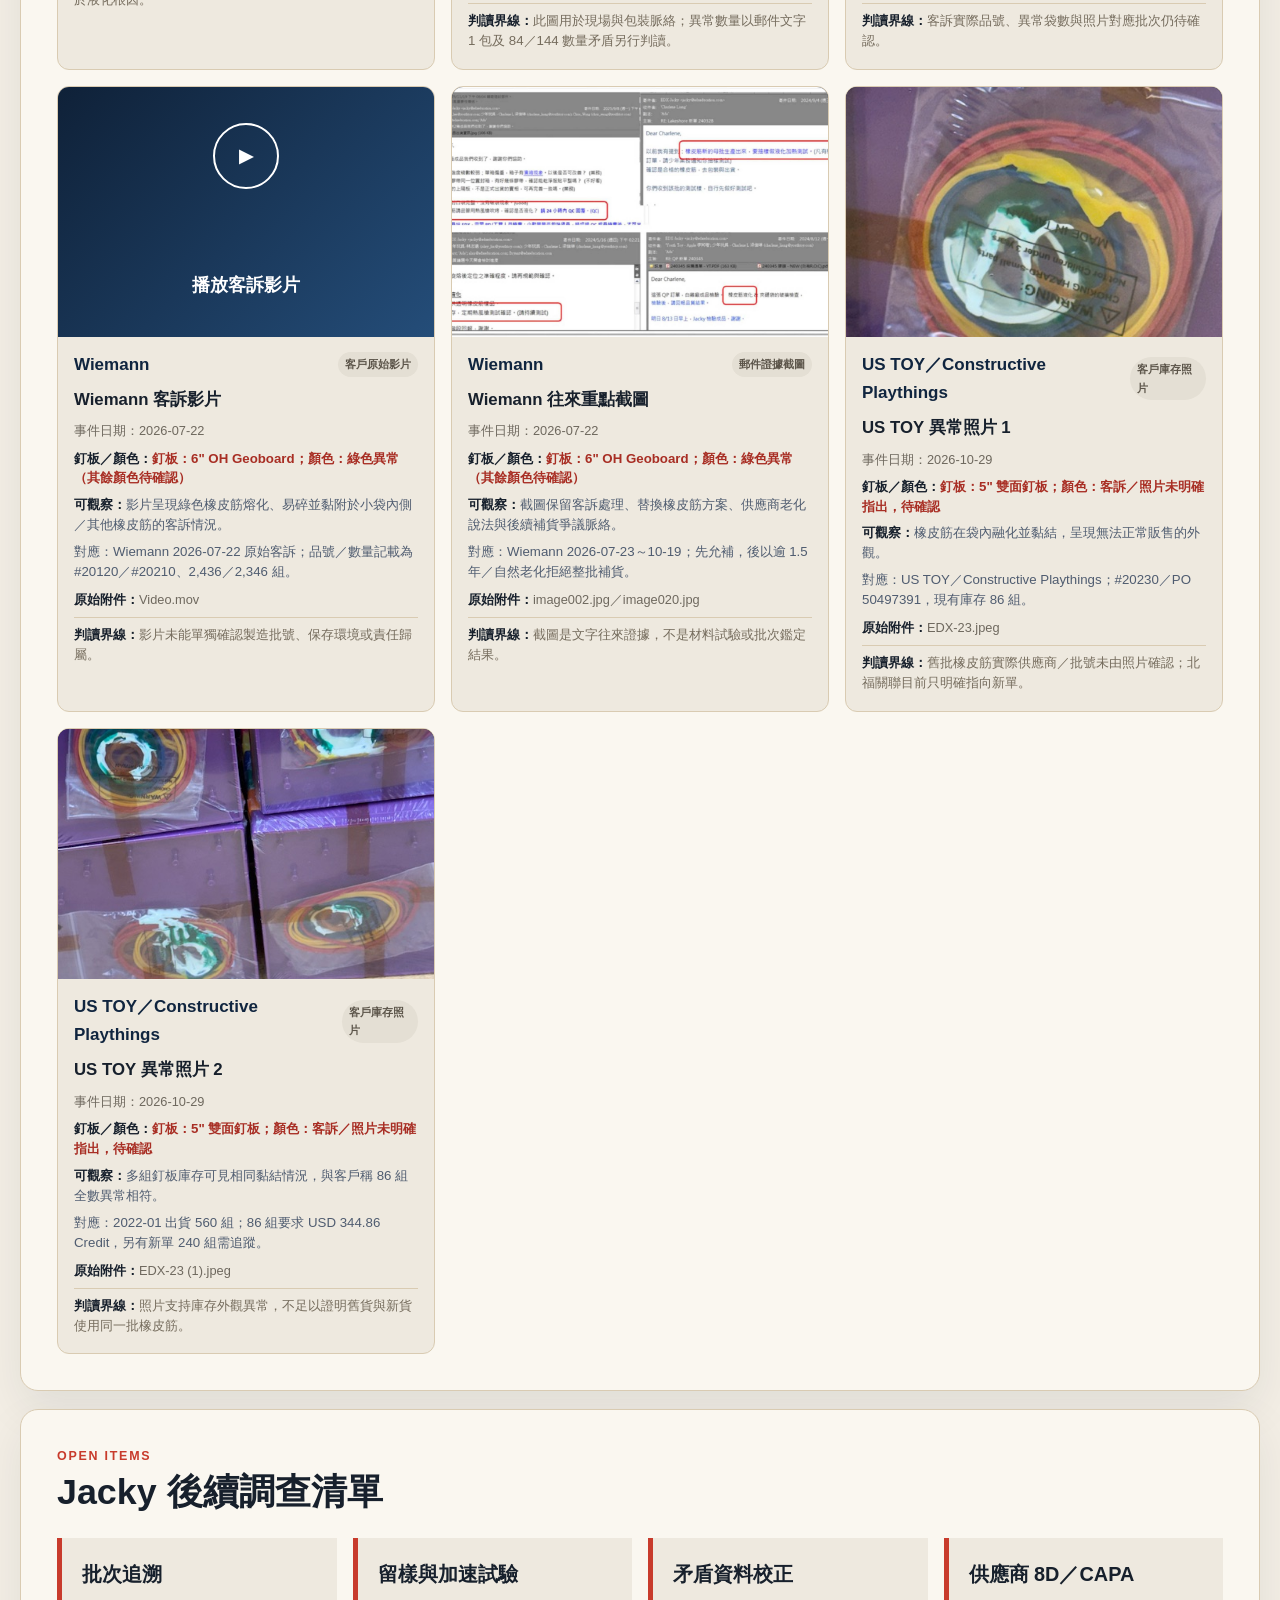
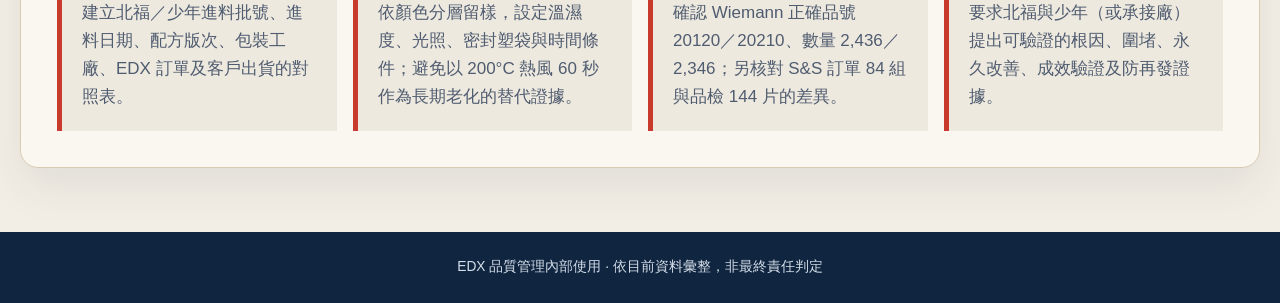
<file: edx-rubber-band-dashboard/index.html>
<!doctype html>
<html lang="zh-Hant">
<head>
  <meta charset="utf-8">
  <meta name="viewport" content="width=device-width, initial-scale=1">
  <meta name="description" content="EDX 橡皮筋液化客訴事件調查儀表板">
  <title>EDX｜橡皮筋液化客訴事件儀表板</title>
  <link rel="stylesheet" href="styles.css?v=20261126-style8">
</head>
<body>
  <header class="topbar">
    <div class="brand" aria-label="EDX 品質管理">
      <img class="brand-mark" src="assets/edx-logo.png" alt="edx logo">
      <span>品質異常調查</span>
    </div>
    <div class="header-meta">
      <span>負責窗口：Jacky／品管</span>
      <span>資料截點：2026-11-25</span>
    </div>
  </header>

  <main>
    <section class="hero">
      <div>
        <p class="eyebrow">RUBBER BAND LIQUEFACTION · COMPLAINT REVIEW</p>
        <h1>橡皮筋液化／流湯異常<br>事件調查儀表板</h1>
        <p class="hero-copy">彙整 189 封原始郵件，將客戶反映、業務轉述、品管觀察與供應商說法分層呈現。可能原因均屬待驗證研判，不視為已完成根因分析。</p>
      </div>
      <div class="hero-stamp">
        <strong>內部品質文件</strong>
        <span>CONFIDENTIAL</span>
      </div>
    </section>

    <section class="notice" aria-label="閱讀提醒">
      <strong>判讀原則</strong>
      <span>有客戶原信時採原信日期；僅有 EDX 轉報時採首次轉報日；內部攔截採實際驗貨日。出貨日期、客戶實際發現日期若未見原始紀錄，標示待確認。矛盾資料保留原貌，不擅自選邊。</span>
    </section>

    <section class="kpis" id="kpis" aria-label="事件摘要"></section>

    <section class="panel pattern-panel">
      <div class="section-heading">
        <div>
          <p class="eyebrow">CROSS-EVENT SIGNALS</p>
          <h2>跨事件共通訊號</h2>
        </div>
        <span class="badge danger">根因尚未結案</span>
      </div>
      <div class="pattern-grid">
        <article><span class="pattern-no">01</span><h3>顏色集中</h3><p>多起客訴明確指向綠色橡皮筋；Miniland 後續全檢另發現紅色 2 包液化，日曬測試另見白色變黏。</p></article>
        <article><span class="pattern-no">02</span><h3>配方假說</h3><p>2023 年上游回覆稱為降低黏性由粉改加油，並「猜測」棕櫚油安定性不足可能導致液化；尚未見配方、批號與實驗報告支持。</p></article>
        <article><span class="pattern-no">03</span><h3>老化／環境說法</h3><p>少年 2026 年主張自然老化週期約 8–12 個月、溫濕度會加速熔化沾黏；但各案缺少精確製造日、批號及倉儲條件，尚不能用此說法判定責任。</p></article>
        <article><span class="pattern-no">04</span><h3>追溯缺口</h3><p>多次要求批號、進料日期、數量、檢驗紀錄與保存條件，但現有郵件未形成完整批次—客戶—出貨追溯鏈。</p></article>
      </div>
    </section>

    <section class="panel audit-panel">
      <div class="section-heading">
        <div><p class="eyebrow">SECOND-PASS AUDIT</p><h2>內容與對應關係複核</h2></div>
        <span class="badge pending">已再查 189 封郵件</span>
      </div>
      <div class="audit-grid">
        <article><strong>事件完整性</strong><p>確認為 5 起國外客戶客訴＋1 起出貨前內部攔截。另有 2023-08-08 全公司暫停相關品項出貨通知，以及 2026-11-25 北福／工廠調查信；兩者是跨案處置，不另計客訴。</p></article>
        <article><strong>日期規則</strong><p>Wiemann 改採客戶原信 2026-07-22（EDX 7/23 轉辦）；US TOY 採客戶原信 2026-10-29（EDX 10/30 轉辦）；S&amp;S 採 9/4 實際驗貨日。</p></article>
        <article><strong>數量矛盾</strong><p>S&amp;S 有 84 組與 6 箱／144 片兩種記錄；Wiemann 有 2,436／2,346 組兩種記錄；均保留並標示待校正。</p></article>
        <article><strong>補貨關係</strong><p>Miniland 除 7 月確認 550 組外，12/14 又要求 100 組；Wiemann 10 月由替換橡皮筋方案轉為要求約 2,000 組完整新品。</p></article>
        <article><strong>照片來源</strong><p>9 張圖片與 1 支影片均已用 SHA-256 對回原始郵件附件；Miniland、EAI、MLC、S&amp;S、Wiemann、US TOY 各自對應，未跨案誤置。</p></article>
        <article><strong>供應鏈界線</strong><p>少年回覆可直接對應 Miniland、EAI、S&amp;S、MLC、Wiemann；北福截至資料截點未見正式原因回覆。US TOY 舊批供應商仍待批號證明，新 240 組才明確為東幸＋北福。</p></article>
      </div>
    </section>

    <section class="panel controls-panel" aria-label="篩選工具">
      <label class="search-box">
        <span>搜尋事件</span>
        <input id="search" type="search" placeholder="客戶、品號、業務、異常關鍵字…">
      </label>
      <label><span>事件類型</span><select id="typeFilter"><option value="all">全部</option><option value="客戶客訴">客戶客訴</option><option value="內部攔截">內部攔截</option></select></label>
      <label><span>供應鏈</span><select id="supplierFilter"><option value="all">全部</option><option value="少年玩具">少年玩具</option><option value="北福">北福</option></select></label>
      <label><span>業務人員</span><select id="salesFilter"><option value="all">全部</option></select></label>
      <button id="resetFilters" type="button">清除篩選</button>
    </section>

    <section class="panel">
      <div class="section-heading">
        <div><p class="eyebrow">EVENT TIMELINE</p><h2>事件時間軸</h2></div>
        <span id="resultCount" class="count-label"></span>
      </div>
      <div id="timeline" class="timeline"></div>
    </section>

    <section class="panel table-panel">
      <div class="section-heading">
        <div><p class="eyebrow">CASE REGISTER</p><h2>事件表格彙整</h2></div>
        <p class="section-note">點選「查看」展開完整證據與待確認事項</p>
      </div>
      <div class="table-wrap">
        <table>
          <thead><tr><th>日期／類型</th><th>客戶／業務</th><th>品號／產品</th><th>釘板／顏色</th><th>數量</th><th>供應鏈</th><th>異常摘要</th><th></th></tr></thead>
          <tbody id="caseRows"></tbody>
        </table>
      </div>
      <div id="caseDetail" class="case-detail" hidden></div>
    </section>

    <section class="panel">
      <div class="section-heading"><div><p class="eyebrow">SUPPLIER RESPONSES</p><h2>供應商重點回覆</h2></div></div>
      <div class="supplier-grid">
        <article class="supplier-card youth">
          <div class="supplier-title"><span>YOUTH</span><h3>少年玩具</h3></div>
          <ul>
            <li><strong>2023-07：</strong>抽驗釘板 200 片、橡皮筋 500 包及綠色材料 12 kg，未發現液化；越南橡皮筋廠稱配方與製程未改變並將研究。</li>
            <li><strong>2023-08：</strong>上游說明由粉改加油降低黏性，並猜測棕櫚油安定性不足可能造成液化；此為猜測，非驗證結論。</li>
            <li><strong>2024-05：</strong>稱 2023 年底已做庫存拉力重檢；200°C 熱風直吹 60 秒未融化，線上全數檢視未見不良，並交付 MLC 補貨 100 袋。</li>
            <li><strong>2026-07：</strong>對 Wiemann 主張橡皮筋自然老化週期約 8–12 個月、倉儲溫濕度會加速劣化；先稱可補貨，後以出貨逾 1.5 年拒絕整批補貨。</li>
          </ul>
        </article>
        <article class="supplier-card northfu">
          <div class="supplier-title"><span>NORTH FU</span><h3>北福</h3></div>
          <ul>
            <li><strong>供應關係：</strong>2026 年少年停業後的內部更新指出，東幸生產的 5 吋、20 cm、27 cm 釘板原由少年向北福採購橡皮筋後供料，後改為東幸直接向北福採購。</li>
            <li><strong>現有回覆：</strong>目前資料中未找到北福針對液化原因的書面答覆。</li>
            <li><strong>2026-11-25：</strong>EDX 已發出調查，要求確認過往是否見過液化、取得來源、現有庫存／批號與最久／底層庫存抽驗；截至資料截點尚待回覆。</li>
          </ul>
          <p class="pending">待補證：北福正式回覆、COA／配方版本、批號與留樣檢驗結果</p>
        </article>
      </div>
    </section>

    <section class="panel">
      <div class="section-heading"><div><p class="eyebrow">PHOTO EVIDENCE · TRACEABILITY</p><h2>重點照片與事件對應</h2></div><p class="section-note">每張媒體均標示事件、日期、原始附件、可觀察現象與判讀界線；點擊可放大</p></div>
      <div id="gallery" class="gallery"></div>
    </section>

    <section class="panel action-panel">
      <div class="section-heading"><div><p class="eyebrow">OPEN ITEMS</p><h2>Jacky 後續調查清單</h2></div></div>
      <div class="action-grid">
        <article><h3>批次追溯</h3><p>建立北福／少年進料批號、進料日期、配方版次、包裝工廠、EDX 訂單及客戶出貨的對照表。</p></article>
        <article><h3>留樣與加速試驗</h3><p>依顏色分層留樣，設定溫濕度、光照、密封塑袋與時間條件；避免以 200°C 熱風 60 秒作為長期老化的替代證據。</p></article>
        <article><h3>矛盾資料校正</h3><p>確認 Wiemann 正確品號 20120／20210、數量 2,436／2,346；另核對 S&amp;S 訂單 84 組與品檢 144 片的差異。</p></article>
        <article><h3>供應商 8D／CAPA</h3><p>要求北福與少年（或承接廠）提出可驗證的根因、圍堵、永久改善、成效驗證及防再發證據。</p></article>
      </div>
    </section>
  </main>

  <footer>EDX 品質管理內部使用 · 依目前資料彙整，非最終責任判定</footer>

  <dialog id="mediaDialog">
    <button id="closeDialog" class="dialog-close" aria-label="關閉">關閉</button>
    <div id="dialogMedia"></div>
    <div id="dialogCaption" class="dialog-caption"></div>
  </dialog>

  <script src="app.js"></script>
</body>
</html>
</file>
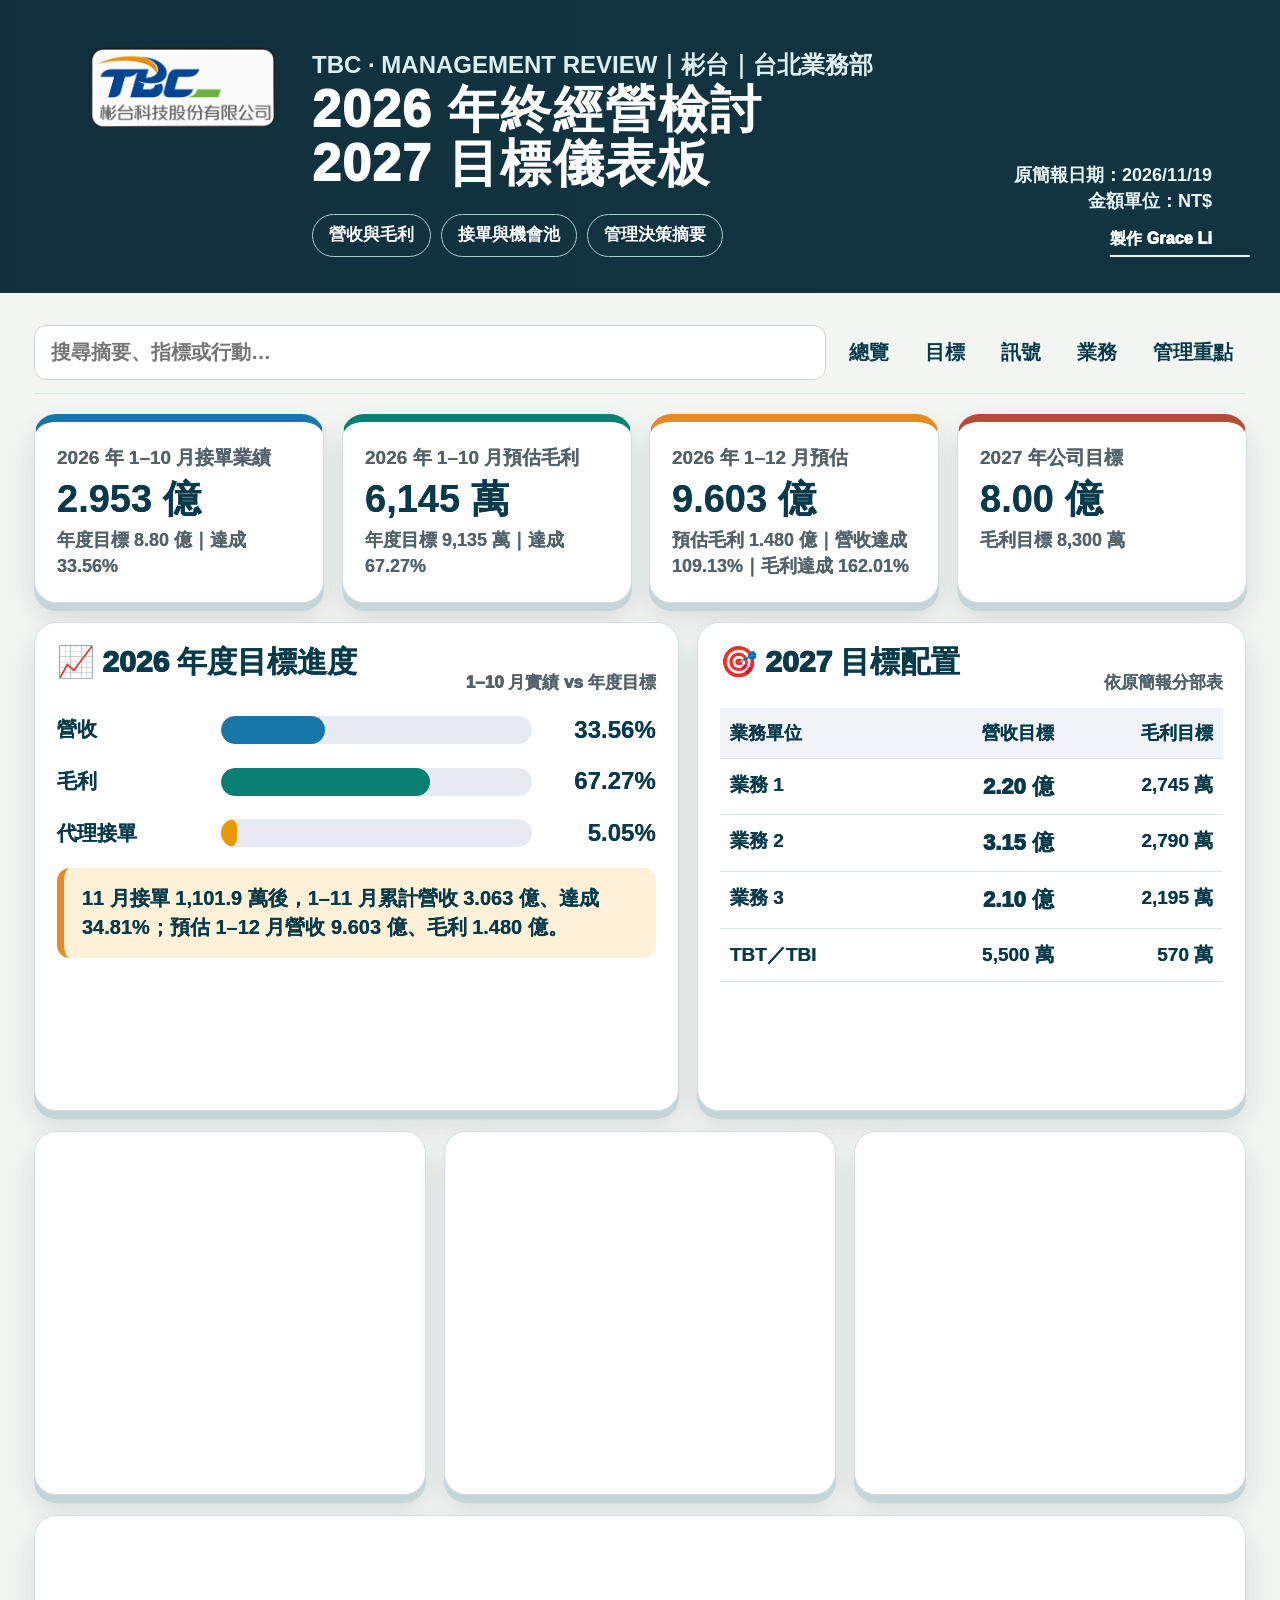
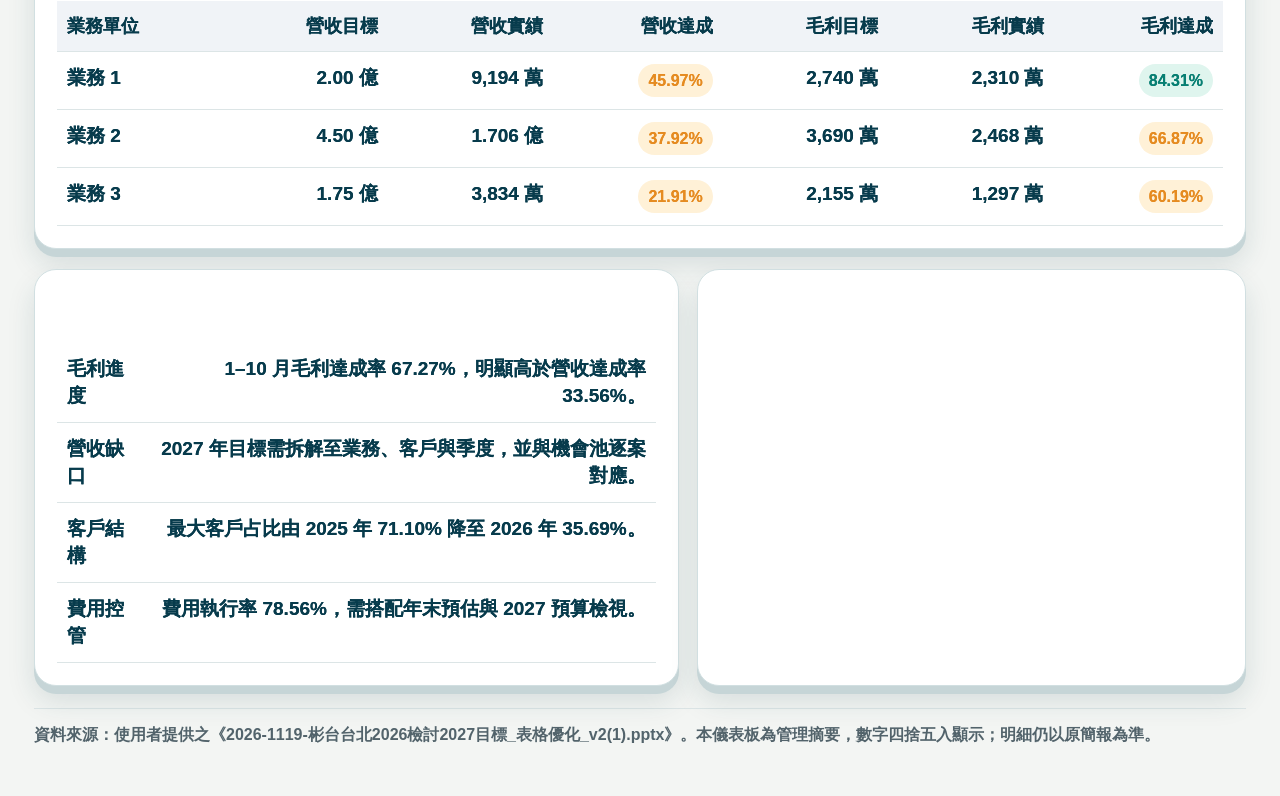
<file: 2026_檢討_2027目標_重點儀表板.html>
<!doctype html>
<html lang="zh-Hant">
<head>
<meta charset="utf-8">
<meta name="viewport" content="width=device-width, initial-scale=1">
<title>2026 檢討｜2027 目標｜重點儀表板</title>
<style>
  :root{--ink:#073b4c;--muted:#52636b;--line:#dce5e6;--blue:#1677a8;--blue2:#e4f3f8;--green:#087f73;--green2:#dff5ee;--amber:#e58b21;--amber2:#fff1d7;--red:#b84b37;--red2:#fbe5de;--paper:#f3f5f3;--white:#fff;--deep:#063d4b}
  *{box-sizing:border-box}
  body{margin:0;background:var(--paper);color:var(--ink);font-family:"Heiti TC","Microsoft JhengHei","Noto Sans TC",sans-serif;font-size:20px;font-weight:800;line-height:1.45}
  .wrap{max-width:1500px;margin:auto;padding:0 34px 50px}
  header{margin:0 -34px 22px;padding:48px 68px 36px;display:flex;justify-content:space-between;gap:24px;align-items:flex-end;background:linear-gradient(90deg,#10303d 0%,#123441 100%);color:#fff}
  h1{font-size:clamp(36px,4vw,64px);line-height:1.05;margin:0 0 8px;font-weight:950;letter-spacing:.03em}
  h2{font-size:30px;margin:0 0 16px;line-height:1.15;font-weight:950}
  h3{font-size:24px;margin:0 0 8px;font-weight:900}
  .sub{font-size:24px;color:#dceff0;font-weight:700}
  .date{text-align:right;color:#e7f5f4;font-size:18px;white-space:nowrap}
  .hero-subline{display:flex;align-items:center;gap:22px;flex-wrap:wrap}.creator{display:block;width:max-content;margin:16px 0 0 auto;color:#fff;text-align:left;font-size:12pt;line-height:1.1;font-weight:950;letter-spacing:.01em;padding:0 1cm 7px 0;border-bottom:2px solid #e7f5f4;white-space:nowrap;text-shadow:0 .3px 0 currentColor;transform:translateX(1cm)}
  .hero-brand{display:flex;align-items:flex-start;gap:24px}.hero-logo{width:220px;height:auto;object-fit:contain;flex:0 0 auto;transform:translateY(-0.3cm)}
  .hero-tags{display:flex;flex-wrap:wrap;gap:10px;margin-top:24px}.hero-tag{border:1px solid #a5d0d1;border-radius:999px;padding:8px 16px;color:#fff;font-size:17px;font-weight:800}
  .topnav{position:sticky;top:0;z-index:10;background:#f3f5f3dd;backdrop-filter:blur(9px);padding:10px 0 13px;margin:0 0 20px;border-bottom:1px solid var(--line);display:flex;gap:10px;align-items:center;flex-wrap:wrap}.topnav a{color:var(--ink);text-decoration:none;font-weight:900;padding:8px 13px;border-radius:999px}.topnav a:hover{background:#dceceb}.search{flex:1 1 250px;min-width:220px;padding:12px 16px;border:1px solid #c9d5d7;border-radius:12px;font:inherit;background:#fff;color:var(--ink)}
  .grid{display:grid;gap:18px}.kpis{grid-template-columns:repeat(4,minmax(0,1fr));margin-bottom:20px}.two{grid-template-columns:1.08fr .92fr}.three{grid-template-columns:repeat(3,minmax(0,1fr))}
  .card{background:var(--white);border:1px solid #d1dfe1;border-radius:22px;padding:22px;box-shadow:0 8px 0 #c6d5d7,0 15px 28px #16434a22;transform:translateY(0) rotateX(0deg);transform-style:preserve-3d;transition:transform .22s ease,box-shadow .22s ease,border-color .22s ease;will-change:transform;cursor:pointer;font-weight:800}
  .card:hover,.card.is-hovered{transform:translateY(-5px) rotateX(.6deg) scale(1.005);box-shadow:0 10px 0 #b7c9cc,0 20px 30px #16434a30;border-color:#7eafb4}
  .card,.card p,.card td,.card th,.card .muted,.card .note,.card .label,.card .callout{font-weight:850;font-synthesis:weight;text-shadow:0 .15px 0 currentColor}
  .card h2,.card h3,.kpi .value,.big-number{font-weight:950;text-shadow:0 .25px 0 currentColor}
  .card:hover,.card.is-hovered{color:#052f3c}
  .card:hover h2,.card:hover h3,.card:hover .value,.card:hover .big-number,.card:hover .label,.card:hover .note,.card:hover .muted,.card:hover p,.card:hover td,.card:hover th,.card:hover .callout,.card.is-hovered h2,.card.is-hovered h3,.card.is-hovered .value,.card.is-hovered .big-number,.card.is-hovered .label,.card.is-hovered .note,.card.is-hovered .muted,.card.is-hovered p,.card.is-hovered td,.card.is-hovered th,.card.is-hovered .callout{font-weight:950 !important;letter-spacing:.01em;text-shadow:0 .35px 0 currentColor;-webkit-text-stroke:.12px currentColor}
  .kpi{min-height:145px}.kpi .label{font-size:19px;color:var(--muted);font-weight:800}.kpi .value{font-size:38px;line-height:1.1;font-weight:900;margin:7px 0}.kpi .note{font-size:18px;color:var(--muted)}
  .blue{border-top:8px solid var(--blue)}.green{border-top:8px solid var(--green)}.amber{border-top:8px solid var(--amber)}.red{border-top:8px solid var(--red)}
  .section{margin:20px 0}.section-title{display:flex;justify-content:space-between;align-items:end;gap:16px;margin-bottom:12px}.section-title small{font-size:17px;color:var(--muted);font-weight:950}
  .metric-row{display:grid;grid-template-columns:150px 1fr 110px;gap:14px;align-items:center;margin:17px 0;font-weight:800}.bar{height:28px;background:#e7ebf1;border-radius:999px;overflow:hidden}.fill{height:100%;border-radius:999px;background:var(--blue)}.fill.greenfill{background:var(--green)}.fill.amberfill{background:#e99a00}.pct{text-align:right;font-size:24px}
  .callout{padding:16px 18px;border-radius:13px;background:var(--amber2);border-left:7px solid var(--amber);font-weight:800;margin-top:16px}.callout.redbox{background:var(--red2);border-left-color:var(--red)}
  table{width:100%;border-collapse:collapse;font-size:19px;font-weight:700}th,td{padding:12px 10px;border-bottom:1px solid var(--line);text-align:right;vertical-align:top}th:first-child,td:first-child{text-align:left}th{background:#f0f3f7;font-size:18px;font-weight:900}td strong{font-size:22px;font-weight:950}
  .tag{display:inline-block;padding:5px 10px;border-radius:999px;font-size:16px;font-weight:900}.tag.ok{background:var(--green2);color:var(--green)}.tag.warn{background:var(--amber2);color:var(--amber)}
  .big-number{font-size:48px;font-weight:900;line-height:1.05}.muted{color:var(--muted)}.foot{font-size:16px;color:var(--muted);margin-top:22px;border-top:1px solid var(--line);padding-top:14px}
  @media(max-width:1000px){.kpis,.three,.two{grid-template-columns:1fr 1fr}.metric-row{grid-template-columns:120px 1fr 90px}}
  @media(max-width:650px){body{font-size:18px}.wrap{padding:0 16px 35px}.kpis,.three,.two{grid-template-columns:1fr}header{display:block;margin:0 -16px 18px;padding:34px 24px 28px}.hero-brand{display:block}.hero-logo{width:170px;margin-bottom:22px}.date{text-align:left;margin-top:12px}.metric-row{grid-template-columns:105px 1fr 75px;gap:8px}.pct{font-size:20px}table{font-size:16px;display:block;overflow-x:auto;white-space:nowrap}}
</style>
</head>
<body>
<main class="wrap">
  <header>
    <div class="hero-brand"><img class="hero-logo" src="tbc-logo.png" alt="彬台科技股份有限公司 TBC 標誌"><div><div class="hero-subline"><div class="sub">TBC · MANAGEMENT REVIEW｜彬台｜台北業務部</div></div><h1>2026 年終經營檢討<br>2027 目標儀表板</h1><div class="hero-tags"><span class="hero-tag">營收與毛利</span><span class="hero-tag">接單與機會池</span><span class="hero-tag">管理決策摘要</span></div></div></div>
    <div class="date">原簡報日期：2026/11/19<br>金額單位：NT$<br><span class="creator">製作 Grace Li</span></div>
  </header>
  <nav class="topnav" aria-label="儀表板導覽"><input class="search" id="search" type="search" placeholder="搜尋摘要、指標或行動…"><a href="#summary">總覽</a><a href="#targets">目標</a><a href="#signals">訊號</a><a href="#business">業務</a><a href="#actions">管理重點</a></nav>

  <section id="summary" class="grid kpis">
    <div class="card kpi blue"><div class="label">2026 年 1–10 月接單業績</div><div class="value">2.953 億</div><div class="note">年度目標 8.80 億｜達成 33.56%</div></div>
    <div class="card kpi green"><div class="label">2026 年 1–10 月預估毛利</div><div class="value">6,145 萬</div><div class="note">年度目標 9,135 萬｜達成 67.27%</div></div>
    <div class="card kpi amber"><div class="label">2026 年 1–12 月預估</div><div class="value">9.603 億</div><div class="note">預估毛利 1.480 億｜營收達成 109.13%｜毛利達成 162.01%</div></div>
    <div class="card kpi red"><div class="label">2027 年公司目標</div><div class="value">8.00 億</div><div class="note">毛利目標 8,300 萬</div></div>
  </section>

  <section id="targets" class="grid two section">
    <div class="card">
      <div class="section-title"><h2>📈 2026 年度目標進度</h2><small>1–10 月實績 vs 年度目標</small></div>
      <div class="metric-row"><span>營收</span><div class="bar"><div class="fill" style="width:33.56%"></div></div><span class="pct">33.56%</span></div>
      <div class="metric-row"><span>毛利</span><div class="bar"><div class="fill greenfill" style="width:67.27%"></div></div><span class="pct">67.27%</span></div>
      <div class="metric-row"><span>代理接單</span><div class="bar"><div class="fill amberfill" style="width:5.05%"></div></div><span class="pct">5.05%</span></div>
      <div class="callout">11 月接單 1,101.9 萬後，1–11 月累計營收 3.063 億、達成 34.81%；預估 1–12 月營收 9.603 億、毛利 1.480 億。</div>
    </div>
    <div class="card">
      <div class="section-title"><h2>🎯 2027 目標配置</h2><small>依原簡報分部表</small></div>
      <table><thead><tr><th>業務單位</th><th>營收目標</th><th>毛利目標</th></tr></thead><tbody>
        <tr><td>業務 1</td><td><strong>2.20 億</strong></td><td>2,745 萬</td></tr>
        <tr><td>業務 2</td><td><strong>3.15 億</strong></td><td>2,790 萬</td></tr>
        <tr><td>業務 3</td><td><strong>2.10 億</strong></td><td>2,195 萬</td></tr>
        <tr><td>TBT／TBI</td><td>5,500 萬</td><td>570 萬</td></tr>
      </tbody></table>
      <div class="callout">分部表營收合計約 8.00 億，與公司總目標一致：2.20＋3.15＋2.10＋0.55 億。</div>
    </div>
  </section>

  <section id="signals" class="grid three section">
    <div class="card"><h2>客戶集中度</h2><div class="big-number">35.69%</div><div class="muted">2026 年最大客戶營收占比</div><div class="metric-row"><span>2025 最大客戶</span><div class="bar"><div class="fill amberfill" style="width:71.1%"></div></div><span class="pct">71.10%</span></div><div class="metric-row"><span>2026 最大客戶</span><div class="bar"><div class="fill greenfill" style="width:35.69%"></div></div><span class="pct">35.69%</span></div><span class="tag ok">集中風險下降</span></div>
    <div class="card"><h2>費用使用率</h2><div class="big-number">78.56%</div><div class="muted">2026 年 1–10 月實際費用／預算</div><div class="metric-row"><span>已使用</span><div class="bar"><div class="fill amberfill" style="width:78.56%"></div></div><span class="pct">2,448 萬</span></div><div class="callout">原簡報指出，主要費用集中於業務、年終獎金、差旅、保險與禮品等項目。</div></div>
    <div class="card"><h2>專案機會池</h2><div class="big-number">11.05 億</div><div class="muted">依 2026–2027 專案清單各頁小計加總</div><div class="metric-row"><span>預估毛利</span><div class="bar"><div class="fill greenfill" style="width:15.87%"></div></div><span class="pct">1.754 億</span></div><span class="tag warn">清單型預估，非確認訂單</span></div>
  </section>

  <section id="business" class="card section">
    <div class="section-title"><h2>2026 年 1–10 月業務單位檢視</h2><small>營收達成率／毛利達成率</small></div>
    <table><thead><tr><th>業務單位</th><th>營收目標</th><th>營收實績</th><th>營收達成</th><th>毛利目標</th><th>毛利實績</th><th>毛利達成</th></tr></thead><tbody>
      <tr><td>業務 1</td><td>2.00 億</td><td>9,194 萬</td><td><span class="tag warn">45.97%</span></td><td>2,740 萬</td><td>2,310 萬</td><td><span class="tag ok">84.31%</span></td></tr>
      <tr><td>業務 2</td><td>4.50 億</td><td>1.706 億</td><td><span class="tag warn">37.92%</span></td><td>3,690 萬</td><td>2,468 萬</td><td><span class="tag warn">66.87%</span></td></tr>
      <tr><td>業務 3</td><td>1.75 億</td><td>3,834 萬</td><td><span class="tag warn">21.91%</span></td><td>2,155 萬</td><td>1,297 萬</td><td><span class="tag warn">60.19%</span></td></tr>
    </tbody></table>
  </section>

  <section id="actions" class="grid two section">
    <div class="card"><h2>管理重點</h2><table><tbody>
      <tr><td>毛利進度</td><td>1–10 月毛利達成率 67.27%，明顯高於營收達成率 33.56%。</td></tr>
      <tr><td>營收缺口</td><td>2027 年目標需拆解至業務、客戶與季度，並與機會池逐案對應。</td></tr>
      <tr><td>客戶結構</td><td>最大客戶占比由 2025 年 71.10% 降至 2026 年 35.69%。</td></tr>
      <tr><td>費用控管</td><td>費用執行率 78.56%，需搭配年末預估與 2027 預算檢視。</td></tr>
    </tbody></table></div>
    <div class="card"><h2>資料界線</h2><p>本頁只整理原簡報中的數字與文字，不把專案清單預估視為已確認訂單。</p><p>「預估」「機會池」「待確認」代表原資料仍需由業務或管理者確認，尤其是 2027 分部目標與公司總目標的差異。</p><div class="callout">建議下一步：確認目標口徑、逐案標記商機階段，並補上負責人與季度預測。</div></div>
  </section>
  <div class="foot">資料來源：使用者提供之《2026-1119-彬台台北2026檢討2027目標_表格優化_v2(1).pptx》。本儀表板為管理摘要，數字四捨五入顯示；明細仍以原簡報為準。</div>
</main>
<script>
  const search = document.getElementById('search');
  const cards = [...document.querySelectorAll('.card')];
  const headingIcons = {
    '2026 年度目標進度':'📈',
    '2027 目標配置':'🎯',
    '客戶集中度':'🧑‍🤝‍🧑',
    '費用使用率':'💰',
    '專案機會池':'📦',
    '2026 年 1–10 月業務單位檢視':'📊',
    '管理重點':'🧭',
    '資料界線':'📋'
  };
  document.querySelectorAll('.card h2').forEach(heading => {
    const icon = headingIcons[heading.textContent.trim()];
    if (icon) heading.insertAdjacentText('afterbegin', icon + ' ');
  });
  cards.forEach(card => {
    card.addEventListener('pointerenter', () => card.classList.add('is-hovered'));
    card.addEventListener('pointerleave', () => card.classList.remove('is-hovered'));
  });
  search.addEventListener('input', () => {
    const q = search.value.trim().toLowerCase();
    cards.forEach(card => { card.style.display = !q || card.textContent.toLowerCase().includes(q) ? '' : 'none'; });
  });
</script>
</body></html>
</file>
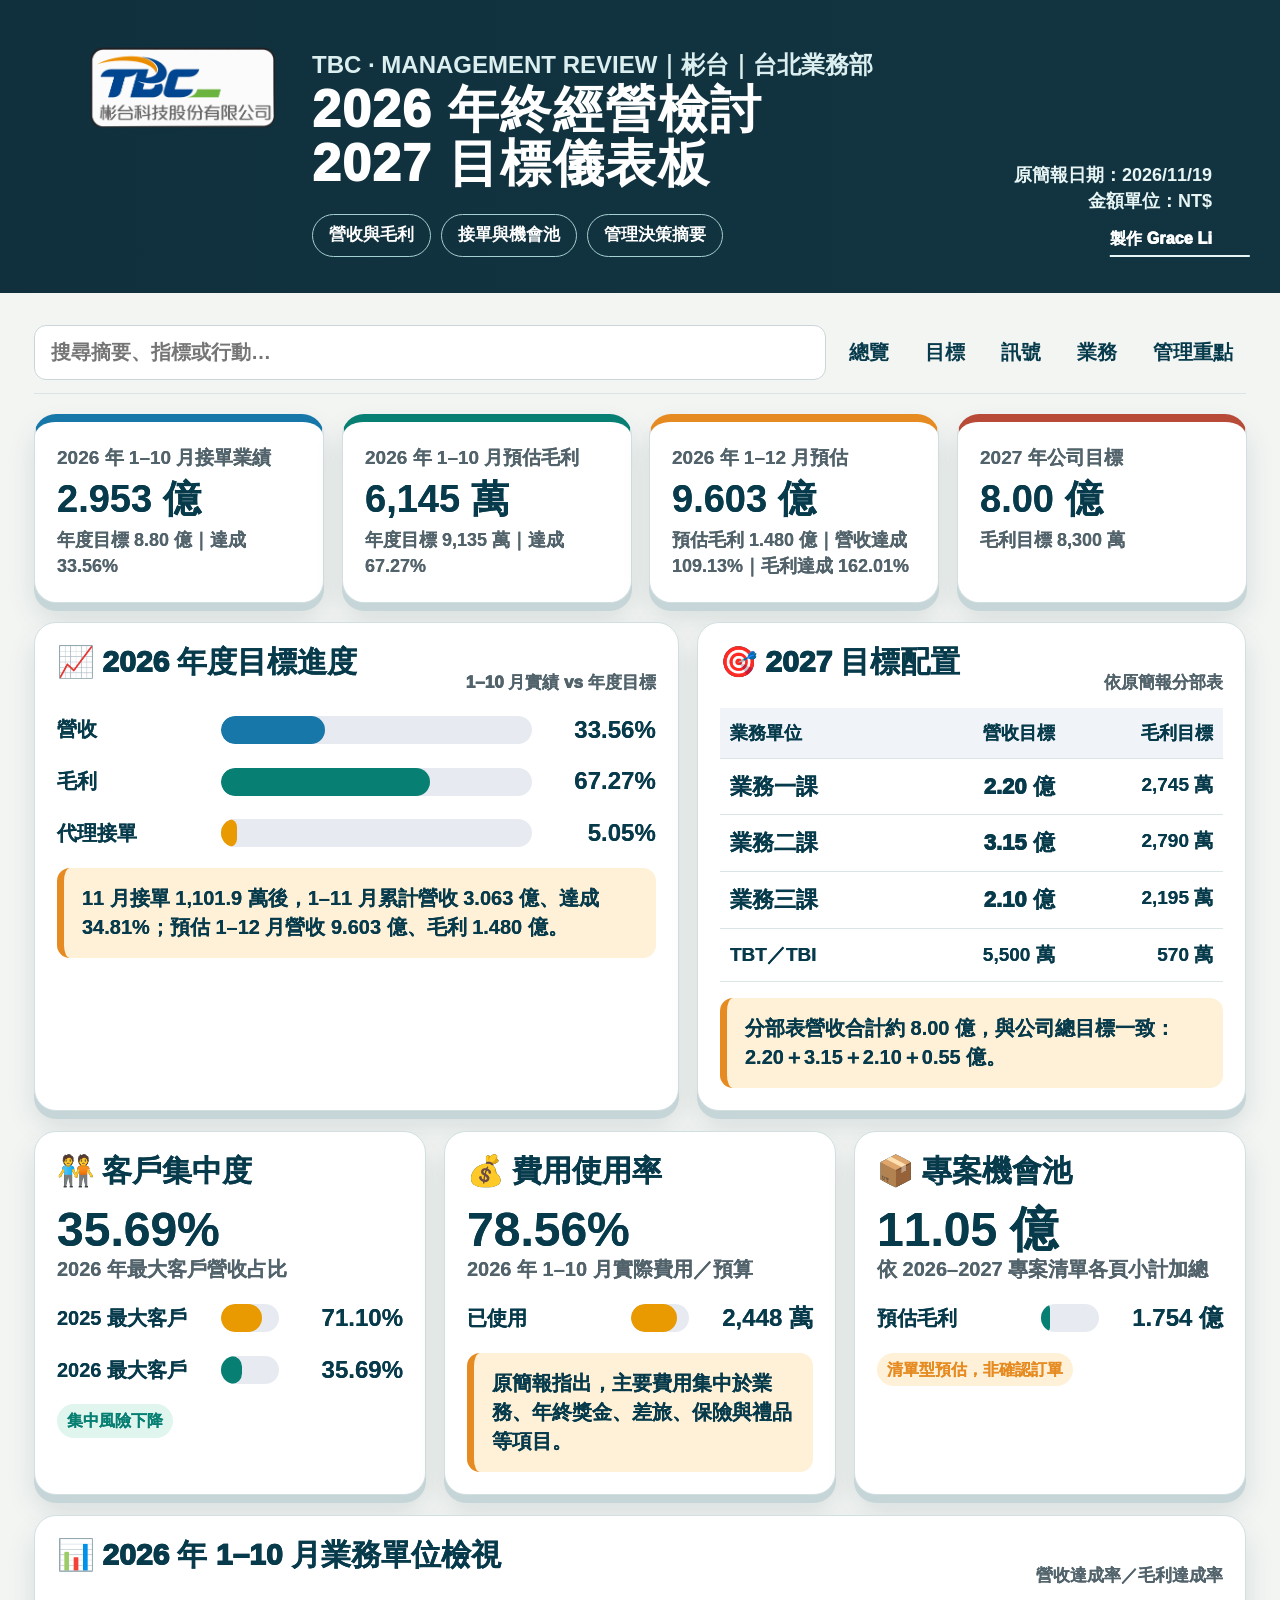
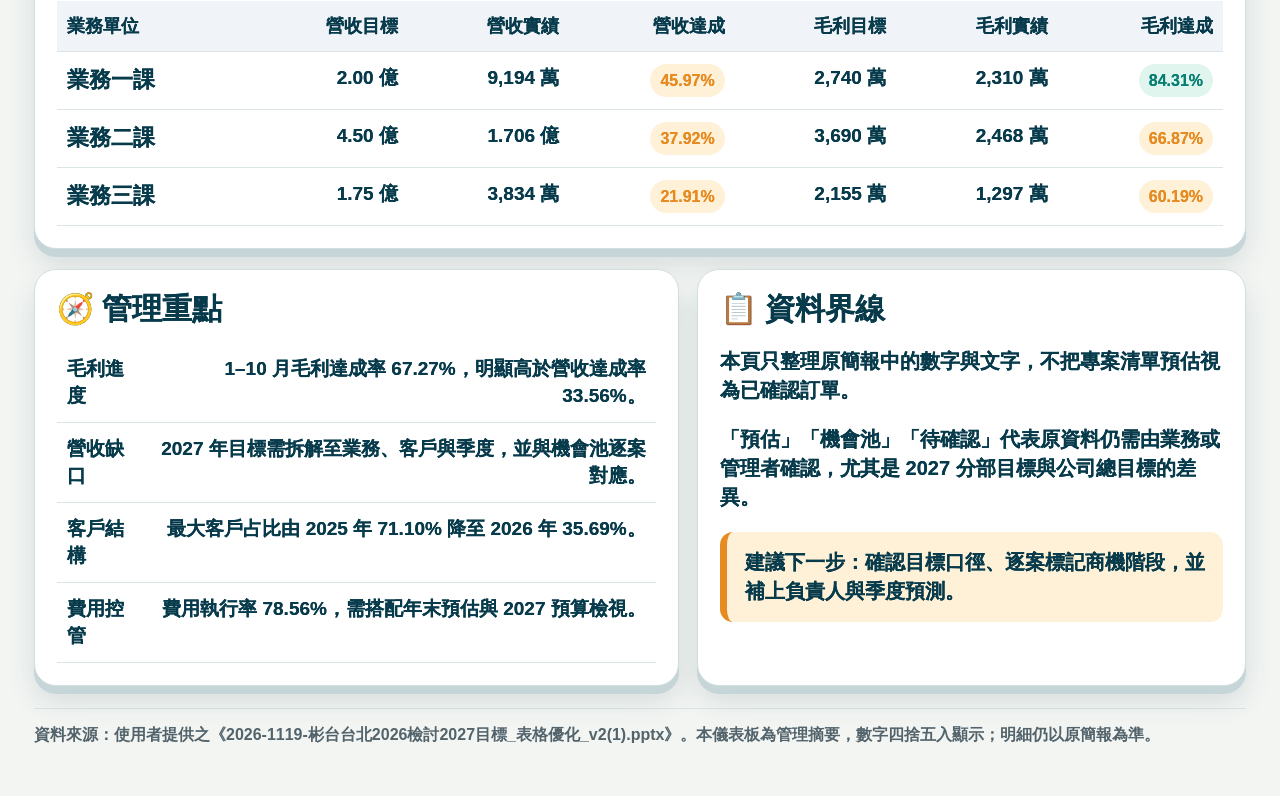
<file: dashboard.html>
<!doctype html>
<html lang="zh-Hant">
<head>
<meta charset="utf-8">
<meta name="viewport" content="width=device-width, initial-scale=1">
<title>2026 檢討｜2027 目標｜重點儀表板</title>
<style>
  :root{--ink:#073b4c;--muted:#52636b;--line:#dce5e6;--blue:#1677a8;--blue2:#e4f3f8;--green:#087f73;--green2:#dff5ee;--amber:#e58b21;--amber2:#fff1d7;--red:#b84b37;--red2:#fbe5de;--paper:#f3f5f3;--white:#fff;--deep:#063d4b}
  *{box-sizing:border-box}
  body{margin:0;background:var(--paper);color:var(--ink);font-family:"Heiti TC","Microsoft JhengHei","Noto Sans TC",sans-serif;font-size:20px;font-weight:800;line-height:1.45}
  .wrap{max-width:1500px;margin:auto;padding:0 34px 50px}
  header{margin:0 -34px 22px;padding:48px 68px 36px;display:flex;justify-content:space-between;gap:24px;align-items:flex-end;background:linear-gradient(90deg,#10303d 0%,#123441 100%);color:#fff}
  h1{font-size:clamp(36px,4vw,64px);line-height:1.05;margin:0 0 8px;font-weight:950;letter-spacing:.03em}
  h2{font-size:30px;margin:0 0 16px;line-height:1.15;font-weight:950}
  h3{font-size:24px;margin:0 0 8px;font-weight:900}
  .sub{font-size:24px;color:#dceff0;font-weight:700}
  .date{text-align:right;color:#e7f5f4;font-size:18px;white-space:nowrap}
  .hero-subline{display:flex;align-items:center;gap:22px;flex-wrap:wrap}.creator{display:block;width:max-content;margin:16px 0 0 auto;color:#fff;text-align:left;font-size:12pt;line-height:1.1;font-weight:950;letter-spacing:.01em;padding:0 1cm 7px 0;border-bottom:2px solid #e7f5f4;white-space:nowrap;text-shadow:0 .3px 0 currentColor;transform:translateX(1cm)}
  .hero-brand{display:flex;align-items:flex-start;gap:24px}.hero-logo{width:220px;height:auto;object-fit:contain;flex:0 0 auto;transform:translateY(-0.3cm)}
  .hero-tags{display:flex;flex-wrap:wrap;gap:10px;margin-top:24px}.hero-tag{border:1px solid #a5d0d1;border-radius:999px;padding:8px 16px;color:#fff;font-size:17px;font-weight:800}
  .topnav{position:sticky;top:0;z-index:10;background:#f3f5f3dd;backdrop-filter:blur(9px);padding:10px 0 13px;margin:0 0 20px;border-bottom:1px solid var(--line);display:flex;gap:10px;align-items:center;flex-wrap:wrap}.topnav a{color:var(--ink);text-decoration:none;font-weight:900;padding:8px 13px;border-radius:999px}.topnav a:hover{background:#dceceb}.search{flex:1 1 250px;min-width:220px;padding:12px 16px;border:1px solid #c9d5d7;border-radius:12px;font:inherit;background:#fff;color:var(--ink)}
  .grid{display:grid;gap:18px}.kpis{grid-template-columns:repeat(4,minmax(0,1fr));margin-bottom:20px}.two{grid-template-columns:1.08fr .92fr}.three{grid-template-columns:repeat(3,minmax(0,1fr))}
  .card{background:var(--white);border:1px solid #d1dfe1;border-radius:22px;padding:22px;box-shadow:0 8px 0 #c6d5d7,0 15px 28px #16434a22;transform:translateY(0) rotateX(0deg);transform-style:preserve-3d;transition:transform .22s ease,box-shadow .22s ease,border-color .22s ease;will-change:transform;cursor:pointer;font-weight:800}
  .card:hover,.card.is-hovered{transform:translateY(-5px) rotateX(.6deg) scale(1.005);box-shadow:0 10px 0 #b7c9cc,0 20px 30px #16434a30;border-color:#7eafb4}
  .card,.card p,.card td,.card th,.card .muted,.card .note,.card .label,.card .callout{font-weight:850;font-synthesis:weight;text-shadow:0 .15px 0 currentColor}
  .card h2,.card h3,.kpi .value,.big-number{font-weight:950;text-shadow:0 .25px 0 currentColor}
  .card:hover,.card.is-hovered{color:#052f3c}
  .card:hover h2,.card:hover h3,.card:hover .value,.card:hover .big-number,.card:hover .label,.card:hover .note,.card:hover .muted,.card:hover p,.card:hover td,.card:hover th,.card:hover .callout,.card.is-hovered h2,.card.is-hovered h3,.card.is-hovered .value,.card.is-hovered .big-number,.card.is-hovered .label,.card.is-hovered .note,.card.is-hovered .muted,.card.is-hovered p,.card.is-hovered td,.card.is-hovered th,.card.is-hovered .callout{font-weight:950 !important;letter-spacing:.01em;text-shadow:0 .35px 0 currentColor;-webkit-text-stroke:.12px currentColor}
  .kpi{min-height:145px}.kpi .label{font-size:19px;color:var(--muted);font-weight:800}.kpi .value{font-size:38px;line-height:1.1;font-weight:900;margin:7px 0}.kpi .note{font-size:18px;color:var(--muted)}
  .blue{border-top:8px solid var(--blue)}.green{border-top:8px solid var(--green)}.amber{border-top:8px solid var(--amber)}.red{border-top:8px solid var(--red)}
  .section{margin:20px 0}.section-title{display:flex;justify-content:space-between;align-items:end;gap:16px;margin-bottom:12px}.section-title small{font-size:17px;color:var(--muted);font-weight:950}
  .metric-row{display:grid;grid-template-columns:150px 1fr 110px;gap:14px;align-items:center;margin:17px 0;font-weight:800}.bar{height:28px;background:#e7ebf1;border-radius:999px;overflow:hidden}.fill{height:100%;border-radius:999px;background:var(--blue)}.fill.greenfill{background:var(--green)}.fill.amberfill{background:#e99a00}.pct{text-align:right;font-size:24px}
  .callout{padding:16px 18px;border-radius:13px;background:var(--amber2);border-left:7px solid var(--amber);font-weight:800;margin-top:16px}.callout.redbox{background:var(--red2);border-left-color:var(--red)}
  table{width:100%;border-collapse:collapse;font-size:19px;font-weight:700}th,td{padding:12px 10px;border-bottom:1px solid var(--line);text-align:right;vertical-align:top}th:first-child,td:first-child{text-align:left}th{background:#f0f3f7;font-size:18px;font-weight:900}td strong{font-size:22px;font-weight:950}
  .tag{display:inline-block;padding:5px 10px;border-radius:999px;font-size:16px;font-weight:900}.tag.ok{background:var(--green2);color:var(--green)}.tag.warn{background:var(--amber2);color:var(--amber)}
  .big-number{font-size:48px;font-weight:900;line-height:1.05}.muted{color:var(--muted)}.foot{font-size:16px;color:var(--muted);margin-top:22px;border-top:1px solid var(--line);padding-top:14px}
  @media(max-width:1000px){.kpis,.three,.two{grid-template-columns:1fr 1fr}.metric-row{grid-template-columns:120px 1fr 90px}}
  @media(max-width:650px){body{font-size:18px}.wrap{padding:0 16px 35px}.kpis,.three,.two{grid-template-columns:1fr}header{display:block;margin:0 -16px 18px;padding:34px 24px 28px}.hero-brand{display:block}.hero-logo{width:170px;margin-bottom:22px}.date{text-align:left;margin-top:12px}.metric-row{grid-template-columns:105px 1fr 75px;gap:8px}.pct{font-size:20px}table{font-size:16px;display:block;overflow-x:auto;white-space:nowrap}}
</style>
</head>
<body>
<main class="wrap">
  <header>
    <div class="hero-brand"><img class="hero-logo" src="tbc-logo.png" alt="彬台科技股份有限公司 TBC 標誌"><div><div class="hero-subline"><div class="sub">TBC · MANAGEMENT REVIEW｜彬台｜台北業務部</div></div><h1>2026 年終經營檢討<br>2027 目標儀表板</h1><div class="hero-tags"><span class="hero-tag">營收與毛利</span><span class="hero-tag">接單與機會池</span><span class="hero-tag">管理決策摘要</span></div></div></div>
    <div class="date">原簡報日期：2026/11/19<br>金額單位：NT$<br><span class="creator">製作 Grace Li</span></div>
  </header>
  <nav class="topnav" aria-label="儀表板導覽"><input class="search" id="search" type="search" placeholder="搜尋摘要、指標或行動…"><a href="#summary">總覽</a><a href="#targets">目標</a><a href="#signals">訊號</a><a href="#business">業務</a><a href="#actions">管理重點</a></nav>

  <section id="summary" class="grid kpis">
    <div class="card kpi blue"><div class="label">2026 年 1–10 月接單業績</div><div class="value">2.953 億</div><div class="note">年度目標 8.80 億｜達成 33.56%</div></div>
    <div class="card kpi green"><div class="label">2026 年 1–10 月預估毛利</div><div class="value">6,145 萬</div><div class="note">年度目標 9,135 萬｜達成 67.27%</div></div>
    <div class="card kpi amber"><div class="label">2026 年 1–12 月預估</div><div class="value">9.603 億</div><div class="note">預估毛利 1.480 億｜營收達成 109.13%｜毛利達成 162.01%</div></div>
    <div class="card kpi red"><div class="label">2027 年公司目標</div><div class="value">8.00 億</div><div class="note">毛利目標 8,300 萬</div></div>
  </section>

  <section id="targets" class="grid two section">
    <div class="card">
      <div class="section-title"><h2>📈 2026 年度目標進度</h2><small>1–10 月實績 vs 年度目標</small></div>
      <div class="metric-row"><span>營收</span><div class="bar"><div class="fill" style="width:33.56%"></div></div><span class="pct">33.56%</span></div>
      <div class="metric-row"><span>毛利</span><div class="bar"><div class="fill greenfill" style="width:67.27%"></div></div><span class="pct">67.27%</span></div>
      <div class="metric-row"><span>代理接單</span><div class="bar"><div class="fill amberfill" style="width:5.05%"></div></div><span class="pct">5.05%</span></div>
      <div class="callout">11 月接單 1,101.9 萬後，1–11 月累計營收 3.063 億、達成 34.81%；預估 1–12 月營收 9.603 億、毛利 1.480 億。</div>
    </div>
    <div class="card">
      <div class="section-title"><h2>🎯 2027 目標配置</h2><small>依原簡報分部表</small></div>
      <table><thead><tr><th>業務單位</th><th>營收目標</th><th>毛利目標</th></tr></thead><tbody>
        <tr><td><strong>業務一課</strong></td><td><strong>2.20 億</strong></td><td>2,745 萬</td></tr>
        <tr><td><strong>業務二課</strong></td><td><strong>3.15 億</strong></td><td>2,790 萬</td></tr>
        <tr><td><strong>業務三課</strong></td><td><strong>2.10 億</strong></td><td>2,195 萬</td></tr>
        <tr><td>TBT／TBI</td><td>5,500 萬</td><td>570 萬</td></tr>
      </tbody></table>
      <div class="callout">分部表營收合計約 8.00 億，與公司總目標一致：2.20＋3.15＋2.10＋0.55 億。</div>
    </div>
  </section>

  <section id="signals" class="grid three section">
    <div class="card"><h2>客戶集中度</h2><div class="big-number">35.69%</div><div class="muted">2026 年最大客戶營收占比</div><div class="metric-row"><span>2025 最大客戶</span><div class="bar"><div class="fill amberfill" style="width:71.1%"></div></div><span class="pct">71.10%</span></div><div class="metric-row"><span>2026 最大客戶</span><div class="bar"><div class="fill greenfill" style="width:35.69%"></div></div><span class="pct">35.69%</span></div><span class="tag ok">集中風險下降</span></div>
    <div class="card"><h2>費用使用率</h2><div class="big-number">78.56%</div><div class="muted">2026 年 1–10 月實際費用／預算</div><div class="metric-row"><span>已使用</span><div class="bar"><div class="fill amberfill" style="width:78.56%"></div></div><span class="pct">2,448 萬</span></div><div class="callout">原簡報指出，主要費用集中於業務、年終獎金、差旅、保險與禮品等項目。</div></div>
    <div class="card"><h2>專案機會池</h2><div class="big-number">11.05 億</div><div class="muted">依 2026–2027 專案清單各頁小計加總</div><div class="metric-row"><span>預估毛利</span><div class="bar"><div class="fill greenfill" style="width:15.87%"></div></div><span class="pct">1.754 億</span></div><span class="tag warn">清單型預估，非確認訂單</span></div>
  </section>

  <section id="business" class="card section">
    <div class="section-title"><h2>2026 年 1–10 月業務單位檢視</h2><small>營收達成率／毛利達成率</small></div>
    <table><thead><tr><th>業務單位</th><th>營收目標</th><th>營收實績</th><th>營收達成</th><th>毛利目標</th><th>毛利實績</th><th>毛利達成</th></tr></thead><tbody>
      <tr><td><strong>業務一課</strong></td><td>2.00 億</td><td>9,194 萬</td><td><span class="tag warn">45.97%</span></td><td>2,740 萬</td><td>2,310 萬</td><td><span class="tag ok">84.31%</span></td></tr>
      <tr><td><strong>業務二課</strong></td><td>4.50 億</td><td>1.706 億</td><td><span class="tag warn">37.92%</span></td><td>3,690 萬</td><td>2,468 萬</td><td><span class="tag warn">66.87%</span></td></tr>
      <tr><td><strong>業務三課</strong></td><td>1.75 億</td><td>3,834 萬</td><td><span class="tag warn">21.91%</span></td><td>2,155 萬</td><td>1,297 萬</td><td><span class="tag warn">60.19%</span></td></tr>
    </tbody></table>
  </section>

  <section id="actions" class="grid two section">
    <div class="card"><h2>管理重點</h2><table><tbody>
      <tr><td>毛利進度</td><td>1–10 月毛利達成率 67.27%，明顯高於營收達成率 33.56%。</td></tr>
      <tr><td>營收缺口</td><td>2027 年目標需拆解至業務、客戶與季度，並與機會池逐案對應。</td></tr>
      <tr><td>客戶結構</td><td>最大客戶占比由 2025 年 71.10% 降至 2026 年 35.69%。</td></tr>
      <tr><td>費用控管</td><td>費用執行率 78.56%，需搭配年末預估與 2027 預算檢視。</td></tr>
    </tbody></table></div>
    <div class="card"><h2>資料界線</h2><p>本頁只整理原簡報中的數字與文字，不把專案清單預估視為已確認訂單。</p><p>「預估」「機會池」「待確認」代表原資料仍需由業務或管理者確認，尤其是 2027 分部目標與公司總目標的差異。</p><div class="callout">建議下一步：確認目標口徑、逐案標記商機階段，並補上負責人與季度預測。</div></div>
  </section>
  <div class="foot">資料來源：使用者提供之《2026-1119-彬台台北2026檢討2027目標_表格優化_v2(1).pptx》。本儀表板為管理摘要，數字四捨五入顯示；明細仍以原簡報為準。</div>
</main>
<script>
  const search = document.getElementById('search');
  const cards = [...document.querySelectorAll('.card')];
  const headingIcons = {
    '2026 年度目標進度':'📈',
    '2027 目標配置':'🎯',
    '客戶集中度':'🧑‍🤝‍🧑',
    '費用使用率':'💰',
    '專案機會池':'📦',
    '2026 年 1–10 月業務單位檢視':'📊',
    '管理重點':'🧭',
    '資料界線':'📋'
  };
  document.querySelectorAll('.card h2').forEach(heading => {
    const icon = headingIcons[heading.textContent.trim()];
    if (icon) heading.insertAdjacentText('afterbegin', icon + ' ');
  });
  cards.forEach(card => {
    card.addEventListener('pointerenter', () => card.classList.add('is-hovered'));
    card.addEventListener('pointerleave', () => card.classList.remove('is-hovered'));
  });
  search.addEventListener('input', () => {
    const q = search.value.trim().toLowerCase();
    cards.forEach(card => { card.style.display = !q || card.textContent.toLowerCase().includes(q) ? '' : 'none'; });
  });
</script>
</body></html>
</file>
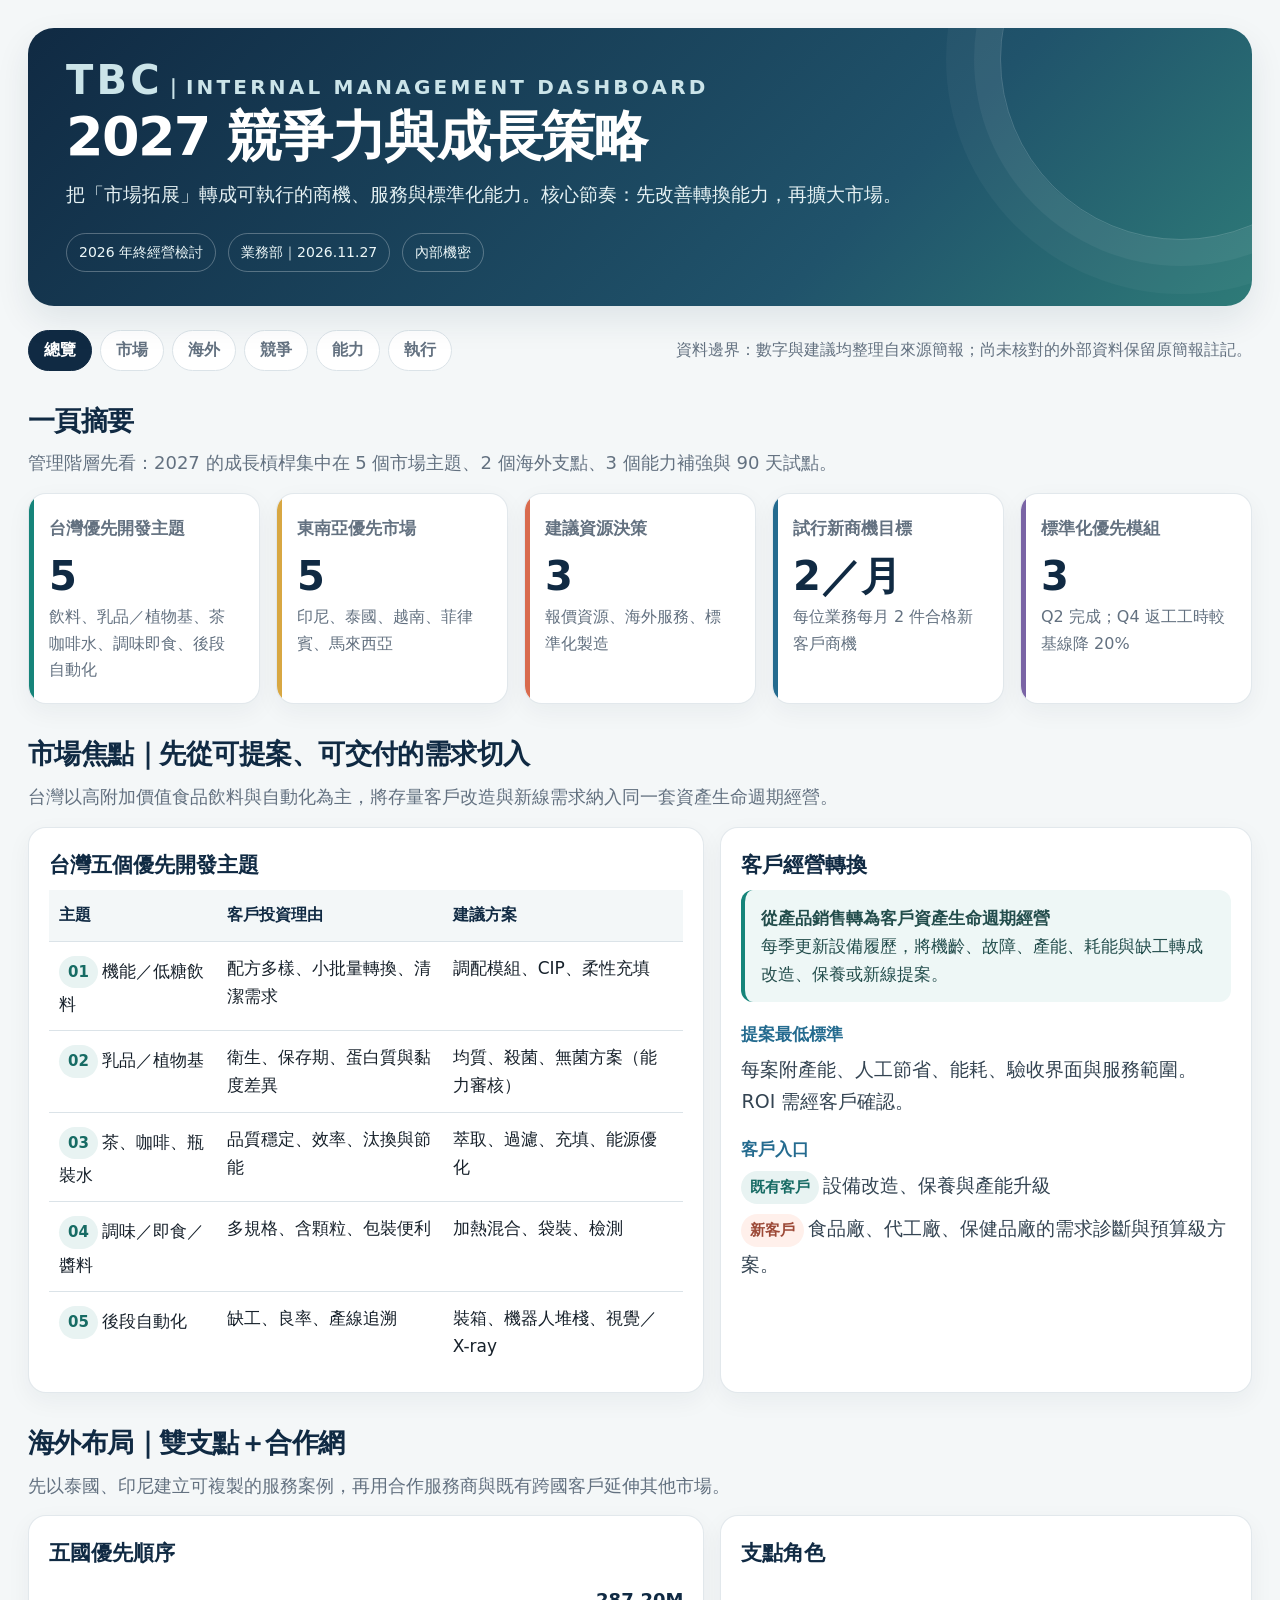
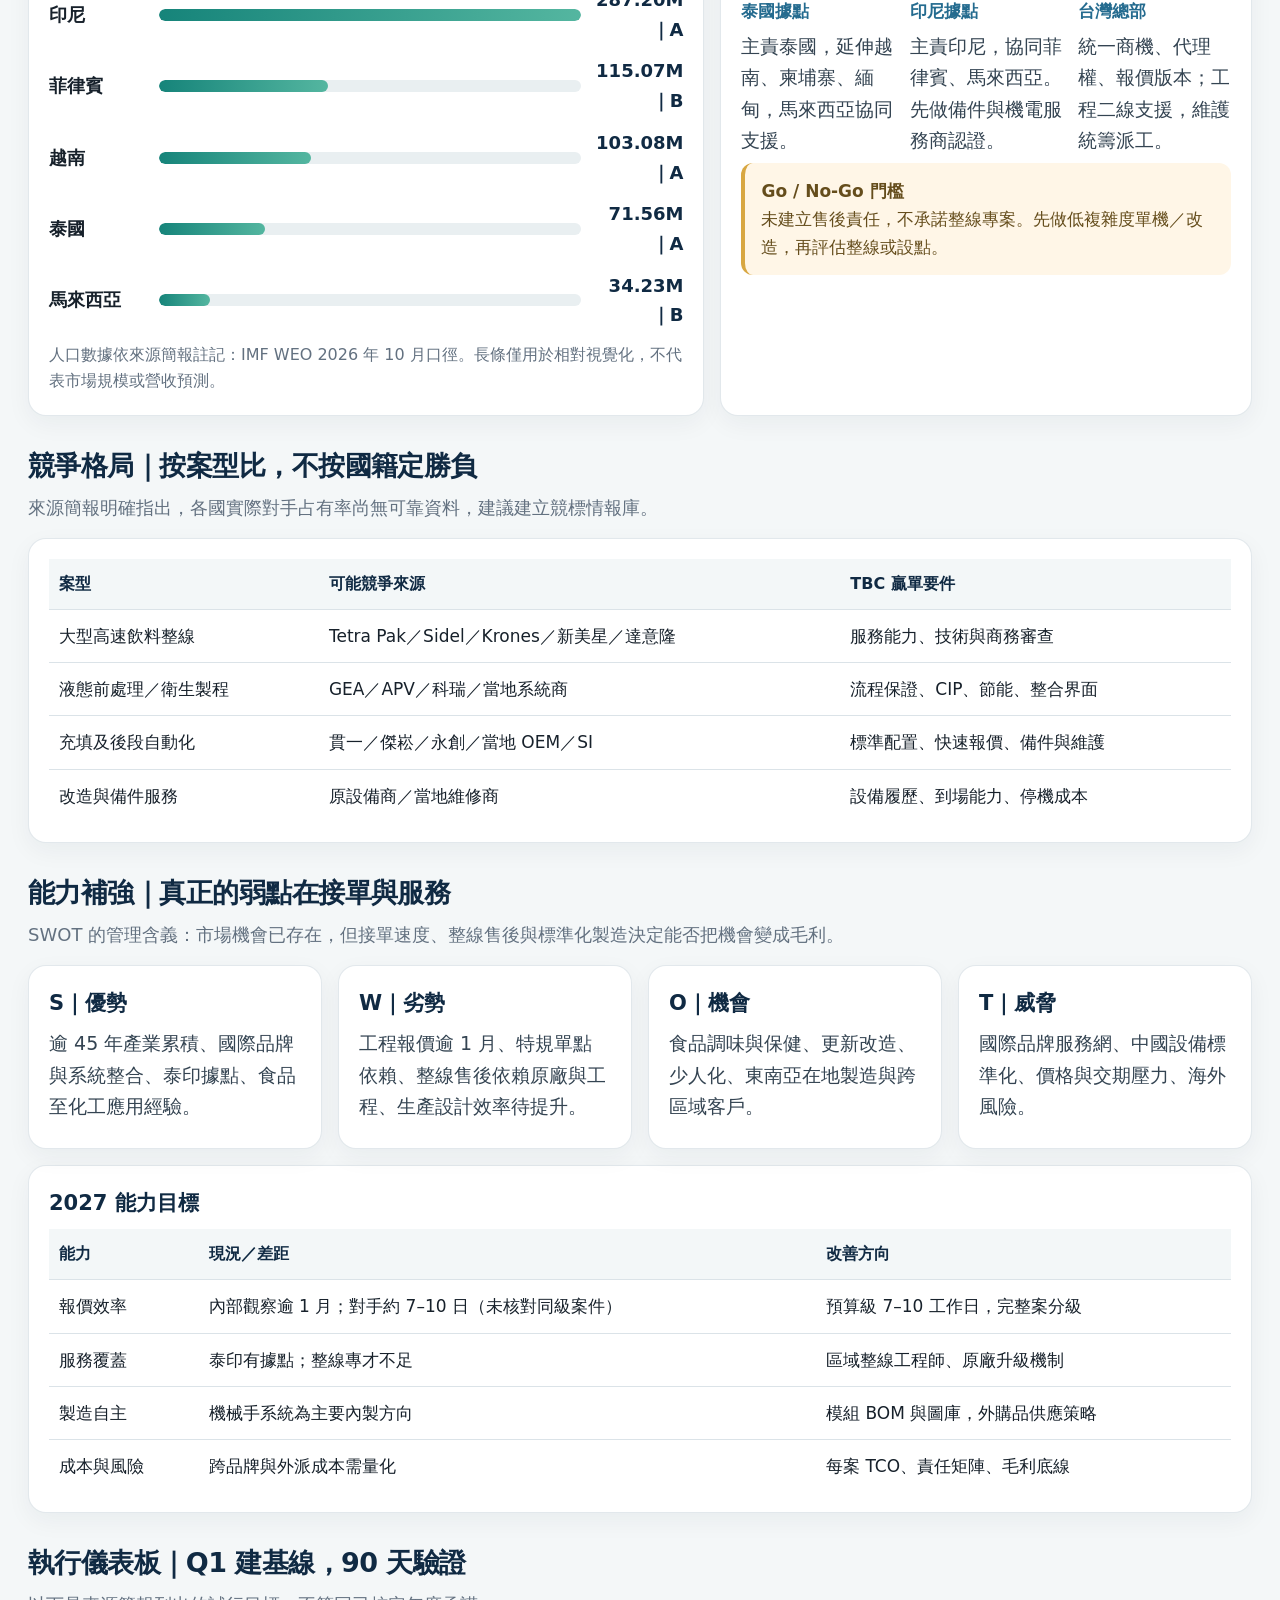
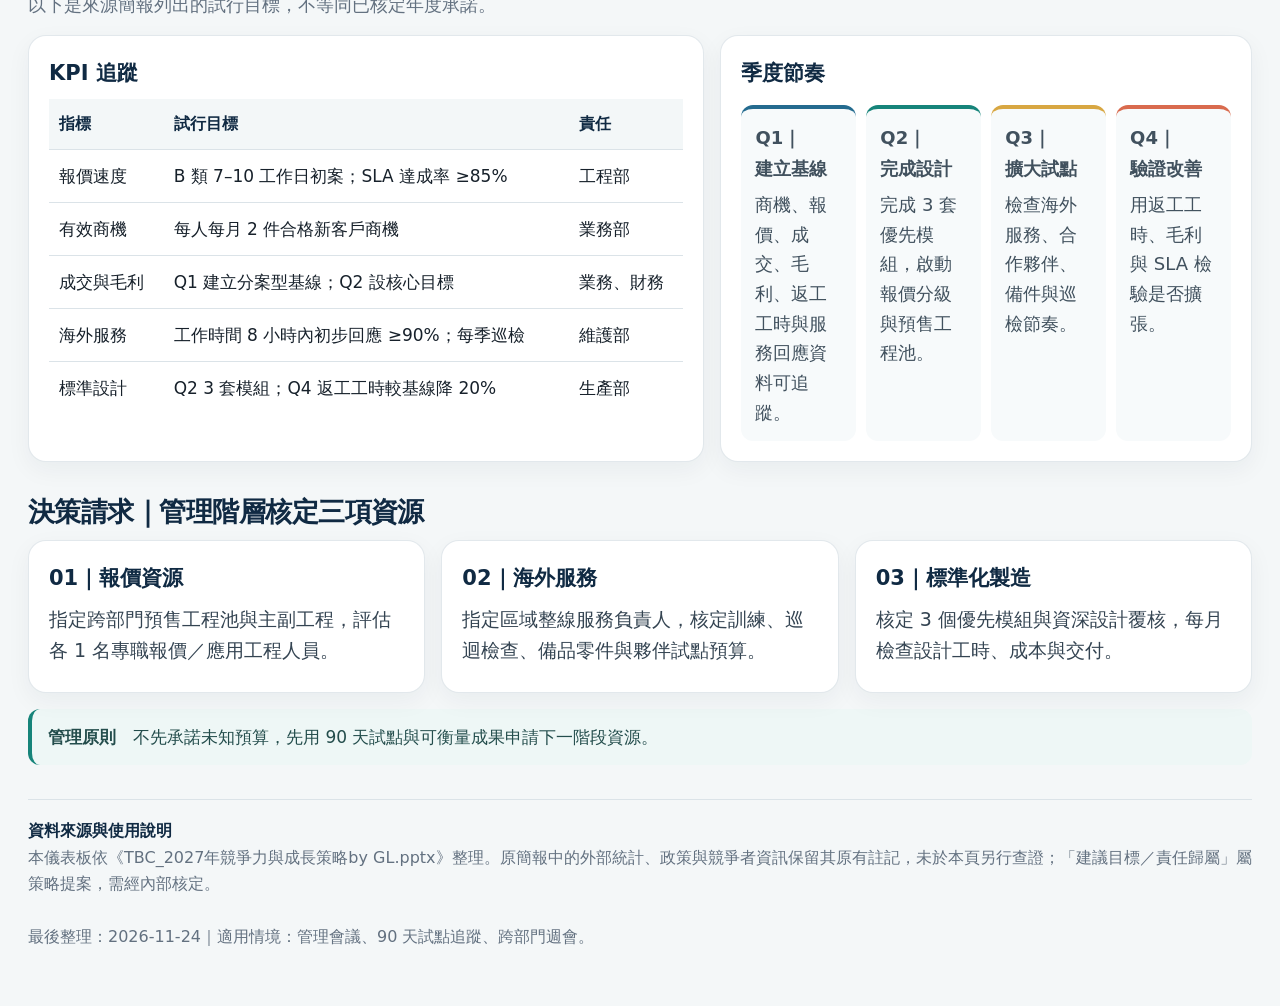
<file: tbc-2027-strategy-dashboard.html>
<!doctype html>
<html lang="zh-Hant">
<head>
  <meta charset="utf-8" />
  <meta name="viewport" content="width=device-width, initial-scale=1" />
  <title>TBC｜2027競爭力與成長策略儀表板</title>
  <style>
    :root{--ink:#17212b;--muted:#637180;--paper:#f4f7f8;--card:#fff;--navy:#102a43;--blue:#246b8f;--teal:#16847a;--gold:#d8a742;--coral:#d96b4e;--line:#dbe3e8;--shadow:0 14px 35px rgba(16,42,67,.09)}
    *{box-sizing:border-box} body{margin:0;background:var(--paper);color:var(--ink);font-family:"Noto Sans TC","Microsoft JhengHei",system-ui,sans-serif;font-size:17px;line-height:1.65}
    .wrap{max-width:1420px;margin:auto;padding:28px 28px 56px}.hero{background:linear-gradient(135deg,#102a43 0%,#20536b 68%,#2e7b78 100%);color:#fff;border-radius:26px;padding:34px 38px;box-shadow:var(--shadow);position:relative;overflow:hidden}.hero:after{content:"";position:absolute;width:360px;height:360px;border:1px solid rgba(255,255,255,.18);border-radius:50%;right:-110px;top:-150px;box-shadow:0 0 0 26px rgba(255,255,255,.05),0 0 0 54px rgba(255,255,255,.035)}
    .eyebrow{letter-spacing:.16em;text-transform:uppercase;font-size:20px;color:#cbe4e9;font-weight:800;line-height:1.15}.eyebrow .tbc-mark{font-size:40px;line-height:.9;display:inline-block;vertical-align:baseline}.hero h1{margin:8px 0 4px;font-size:clamp(32px,4.5vw,54px);line-height:1.12;letter-spacing:-.03em}.hero p{margin:12px 0 0;max-width:none;white-space:nowrap;color:#e6f2f4;font-size:19px}.meta{display:flex;gap:12px;flex-wrap:wrap;margin-top:22px}.tag{display:inline-flex;align-items:center;border:1px solid rgba(255,255,255,.28);border-radius:999px;padding:7px 12px;font-size:14px;color:#ecf7f8}
    .toolbar{display:flex;justify-content:space-between;gap:16px;align-items:center;flex-wrap:wrap;margin:24px 0 18px}.filters{display:flex;gap:8px;flex-wrap:wrap}.filter{border:1px solid var(--line);background:#fff;border-radius:999px;padding:9px 15px;color:var(--muted);cursor:pointer;font-size:16px;font-weight:700}.filter.active,.filter:hover{background:var(--navy);color:#fff;border-color:var(--navy)}.legend{font-size:14px;color:var(--muted)}
    .section{margin-top:28px}.section h2{font-size:27px;margin:0 0 5px;color:var(--navy);letter-spacing:-.02em}.section>p{color:var(--muted);margin:0 0 15px;font-size:18px}.grid{display:grid;gap:16px}.kpis{grid-template-columns:repeat(5,minmax(0,1fr))}.card{background:var(--card);border:1px solid rgba(219,227,232,.8);border-radius:18px;padding:20px;box-shadow:0 8px 24px rgba(16,42,67,.05);transition:transform .22s ease,box-shadow .22s ease,font-weight .22s ease}.card:hover{transform:translateY(-6px) scale(1.012);box-shadow:0 20px 38px rgba(16,42,67,.16);font-weight:700}.card:hover *{font-weight:700}.kpi{min-height:140px;position:relative;overflow:hidden}.kpi:before{content:"";position:absolute;inset:0 auto 0 0;width:5px;background:var(--teal)}.kpi:nth-child(2):before{background:var(--gold)}.kpi:nth-child(3):before{background:var(--coral)}.kpi:nth-child(4):before{background:var(--blue)}.kpi:nth-child(5):before{background:#7a64a5}.kpi .label{font-size:15px;color:var(--muted);font-weight:700}.kpi .value{font-size:40px;line-height:1.1;font-weight:800;color:var(--navy);margin:12px 0 6px}.kpi .note{font-size:14px;color:var(--muted)}
    .two{grid-template-columns:1.12fr .88fr}.three{grid-template-columns:repeat(3,minmax(0,1fr))}.four{grid-template-columns:repeat(4,minmax(0,1fr))}.card h3{margin:0 0 8px;color:var(--navy);font-size:21px}.card h4{margin:18px 0 6px;font-size:17px;color:var(--blue)}.card p{margin:6px 0;color:#344452;font-size:17px}.callout{background:#eef7f6;border-left:4px solid var(--teal);padding:14px 16px;border-radius:12px;color:#234d4c}.warning{background:#fff6e7;border-left:4px solid var(--gold);padding:14px 16px;border-radius:12px;color:#654d1c}
    .bars{display:grid;gap:12px;margin-top:14px}.bar-row{display:grid;grid-template-columns:100px 1fr 92px;align-items:center;gap:10px;font-size:16px}.bar-track{background:#e9eff1;border-radius:999px;height:12px;overflow:hidden}.bar-fill{height:100%;border-radius:999px;background:linear-gradient(90deg,var(--teal),#54b6a0)}.bar-value{text-align:right;font-weight:800;color:var(--navy)}
    table{width:100%;border-collapse:collapse;font-size:15px}th,td{text-align:left;padding:12px 10px;border-bottom:1px solid var(--line);vertical-align:top}tbody tr{transition:transform .18s ease,box-shadow .18s ease,font-weight .18s ease}tbody tr:hover{transform:translateX(4px);font-weight:700;box-shadow:inset 4px 0 0 var(--teal)}th{color:var(--navy);background:#f3f7f8;font-size:14px}tr:last-child td{border-bottom:0}.priority{font-weight:800;color:var(--coral)}
    .roadmap{display:grid;grid-template-columns:repeat(4,1fr);gap:10px;margin-top:14px}.quarter{border-top:4px solid var(--blue);background:#f7fafb;border-radius:12px;padding:14px;transition:transform .22s ease,box-shadow .22s ease,font-weight .22s ease}.quarter:hover{transform:translateY(-5px) scale(1.02);box-shadow:0 16px 28px rgba(16,42,67,.14);font-weight:700}.quarter:hover *{font-weight:700}.quarter:nth-child(2){border-color:var(--teal)}.quarter:nth-child(3){border-color:var(--gold)}.quarter:nth-child(4){border-color:var(--coral)}.quarter strong{display:block;color:var(--navy);margin-bottom:6px}.quarter .quarter-code,.quarter .quarter-name{display:block}.quarter .quarter-name{margin-top:2px}.quarter span{font-size:16px;color:#41515e}
    .pill{display:inline-block;padding:4px 9px;border-radius:999px;background:#e8f3f2;color:#176b64;font-size:13px;font-weight:800;margin:2px 4px 2px 0}.pill.gold{background:#fff3d7;color:#795b19}.pill.coral{background:#fff0eb;color:#9c4937}.small{font-size:14px;color:var(--muted)}.source{margin-top:34px;padding-top:18px;border-top:1px solid var(--line);font-size:14px;color:var(--muted)}.source strong{color:var(--navy)}.callout,.warning{transition:transform .22s ease,box-shadow .22s ease,font-weight .22s ease}.callout:hover,.warning:hover{transform:translateY(-4px);box-shadow:0 14px 26px rgba(16,42,67,.12);font-weight:700}.callout:hover *,.warning:hover *{font-weight:700}
    [data-lens]{transition:opacity .2s,transform .2s}[data-lens].hidden{display:none}.divider{height:1px;background:var(--line);margin:22px 0}.footnote{font-size:14px;color:var(--muted);margin-top:12px}
    .card p{font-size:19px}.card td{font-size:17px}.card th{font-size:16px}.card .label{font-size:17px}.card .note{font-size:16px}.card .bar-row{font-size:18px}.card .quarter span{font-size:18px}.card .pill{font-size:15px}.legend{font-size:16px}.source{font-size:16px}.footnote{font-size:16px}
    @media(max-width:1050px){.kpis{grid-template-columns:repeat(3,minmax(0,1fr))}.two{grid-template-columns:1fr}.four{grid-template-columns:repeat(2,minmax(0,1fr))}}
    @media(max-width:700px){.wrap{padding:14px 14px 36px}.hero{padding:26px 22px;border-radius:20px}.eyebrow{font-size:16px}.eyebrow .tbc-mark{font-size:28px}.hero p{white-space:normal}.kpis,.three,.four,.roadmap{grid-template-columns:1fr}.bar-row{grid-template-columns:84px 1fr 78px}.toolbar{align-items:flex-start}.card{padding:16px}table{font-size:14px;display:block;overflow-x:auto;white-space:normal}}
  </style>
</head>
<body>
<main class="wrap">
  <header class="hero">
    <div class="eyebrow"><span class="tbc-mark">TBC</span>｜Internal management dashboard</div>
    <h1>2027 競爭力與成長策略</h1>
    <p>把「市場拓展」轉成可執行的商機、服務與標準化能力。核心節奏：先改善轉換能力，再擴大市場。</p>
    <div class="meta"><span class="tag">2026 年終經營檢討</span><span class="tag">業務部｜2026.11.27</span><span class="tag">內部機密</span></div>
  </header>
  <div class="toolbar"><div class="filters" role="tablist" aria-label="策略視角篩選"><button class="filter active" data-filter="all">總覽</button><button class="filter" data-filter="market">市場</button><button class="filter" data-filter="overseas">海外</button><button class="filter" data-filter="competition">競爭</button><button class="filter" data-filter="capability">能力</button><button class="filter" data-filter="execution">執行</button></div><div class="legend">資料邊界：數字與建議均整理自來源簡報；尚未核對的外部資料保留原簡報註記。</div></div>
  <section class="section" data-lens="all execution"><h2>一頁摘要</h2><p>管理階層先看：2027 的成長槓桿集中在 5 個市場主題、2 個海外支點、3 個能力補強與 90 天試點。</p><div class="grid kpis"><div class="card kpi"><div class="label">台灣優先開發主題</div><div class="value">5</div><div class="note">飲料、乳品／植物基、茶咖啡水、調味即食、後段自動化</div></div><div class="card kpi"><div class="label">東南亞優先市場</div><div class="value">5</div><div class="note">印尼、泰國、越南、菲律賓、馬來西亞</div></div><div class="card kpi"><div class="label">建議資源決策</div><div class="value">3</div><div class="note">報價資源、海外服務、標準化製造</div></div><div class="card kpi"><div class="label">試行新商機目標</div><div class="value">2／月</div><div class="note">每位業務每月 2 件合格新客戶商機</div></div><div class="card kpi"><div class="label">標準化優先模組</div><div class="value">3</div><div class="note">Q2 完成；Q4 返工工時較基線降 20%</div></div></div></section>
  <section class="section" data-lens="all market"><h2>市場焦點｜先從可提案、可交付的需求切入</h2><p>台灣以高附加價值食品飲料與自動化為主，將存量客戶改造與新線需求納入同一套資產生命週期經營。</p><div class="grid two"><div class="card"><h3>台灣五個優先開發主題</h3><table><thead><tr><th>主題</th><th>客戶投資理由</th><th>建議方案</th></tr></thead><tbody><tr><td><span class="pill">01</span>機能／低糖飲料</td><td>配方多樣、小批量轉換、清潔需求</td><td>調配模組、CIP、柔性充填</td></tr><tr><td><span class="pill">02</span>乳品／植物基</td><td>衛生、保存期、蛋白質與黏度差異</td><td>均質、殺菌、無菌方案（能力審核）</td></tr><tr><td><span class="pill">03</span>茶、咖啡、瓶裝水</td><td>品質穩定、效率、汰換與節能</td><td>萃取、過濾、充填、能源優化</td></tr><tr><td><span class="pill">04</span>調味／即食／醬料</td><td>多規格、含顆粒、包裝便利</td><td>加熱混合、袋裝、檢測</td></tr><tr><td><span class="pill">05</span>後段自動化</td><td>缺工、良率、產線追溯</td><td>裝箱、機器人堆棧、視覺／X-ray</td></tr></tbody></table></div><div class="card"><h3>客戶經營轉換</h3><div class="callout"><strong>從產品銷售轉為客戶資產生命週期經營</strong><br>每季更新設備履歷，將機齡、故障、產能、耗能與缺工轉成改造、保養或新線提案。</div><h4>提案最低標準</h4><p>每案附產能、人工節省、能耗、驗收界面與服務範圍。ROI 需經客戶確認。</p><h4>客戶入口</h4><p><span class="pill">既有客戶</span>設備改造、保養與產能升級</p><p><span class="pill coral">新客戶</span>食品廠、代工廠、保健品廠的需求診斷與預算級方案。</p></div></div></section>
  <section class="section" data-lens="all overseas"><h2>海外布局｜雙支點＋合作網</h2><p>先以泰國、印尼建立可複製的服務案例，再用合作服務商與既有跨國客戶延伸其他市場。</p><div class="grid two"><div class="card"><h3>五國優先順序</h3><div class="bars"><div class="bar-row"><strong>印尼</strong><div class="bar-track"><div class="bar-fill" style="width:100%"></div></div><div class="bar-value">287.20M｜A</div></div><div class="bar-row"><strong>菲律賓</strong><div class="bar-track"><div class="bar-fill" style="width:40%"></div></div><div class="bar-value">115.07M｜B</div></div><div class="bar-row"><strong>越南</strong><div class="bar-track"><div class="bar-fill" style="width:36%"></div></div><div class="bar-value">103.08M｜A</div></div><div class="bar-row"><strong>泰國</strong><div class="bar-track"><div class="bar-fill" style="width:25%"></div></div><div class="bar-value">71.56M｜A</div></div><div class="bar-row"><strong>馬來西亞</strong><div class="bar-track"><div class="bar-fill" style="width:12%"></div></div><div class="bar-value">34.23M｜B</div></div></div><div class="footnote">人口數據依來源簡報註記：IMF WEO 2026 年 10 月口徑。長條僅用於相對視覺化，不代表市場規模或營收預測。</div></div><div class="card"><h3>支點角色</h3><div class="grid three"><div><h4>泰國據點</h4><p>主責泰國，延伸越南、柬埔寨、緬甸，馬來西亞協同支援。</p></div><div><h4>印尼據點</h4><p>主責印尼，協同菲律賓、馬來西亞。先做備件與機電服務商認證。</p></div><div><h4>台灣總部</h4><p>統一商機、代理權、報價版本；工程二線支援，維護統籌派工。</p></div></div><div class="warning"><strong>Go / No-Go 門檻</strong><br>未建立售後責任，不承諾整線專案。先做低複雜度單機／改造，再評估整線或設點。</div></div></div></section>
  <section class="section" data-lens="all competition"><h2>競爭格局｜按案型比，不按國籍定勝負</h2><p>來源簡報明確指出，各國實際對手占有率尚無可靠資料，建議建立競標情報庫。</p><div class="card"><table><thead><tr><th>案型</th><th>可能競爭來源</th><th>TBC 贏單要件</th></tr></thead><tbody><tr><td>大型高速飲料整線</td><td>Tetra Pak／Sidel／Krones／新美星／達意隆</td><td>服務能力、技術與商務審查</td></tr><tr><td>液態前處理／衛生製程</td><td>GEA／APV／科瑞／當地系統商</td><td>流程保證、CIP、節能、整合界面</td></tr><tr><td>充填及後段自動化</td><td>貫一／傑崧／永創／當地 OEM／SI</td><td>標準配置、快速報價、備件與維護</td></tr><tr><td>改造與備件服務</td><td>原設備商／當地維修商</td><td>設備履歷、到場能力、停機成本</td></tr></tbody></table></div></section>
  <section class="section" data-lens="all capability"><h2>能力補強｜真正的弱點在接單與服務</h2><p>SWOT 的管理含義：市場機會已存在，但接單速度、整線售後與標準化製造決定能否把機會變成毛利。</p><div class="grid four"><div class="card"><h3>S｜優勢</h3><p>逾 45 年產業累積、國際品牌與系統整合、泰印據點、食品至化工應用經驗。</p></div><div class="card"><h3>W｜劣勢</h3><p>工程報價逾 1 月、特規單點依賴、整線售後依賴原廠與工程、生產設計效率待提升。</p></div><div class="card"><h3>O｜機會</h3><p>食品調味與保健、更新改造、少人化、東南亞在地製造與跨區域客戶。</p></div><div class="card"><h3>T｜威脅</h3><p>國際品牌服務網、中國設備標準化、價格與交期壓力、海外風險。</p></div></div><div class="card" style="margin-top:16px"><h3>2027 能力目標</h3><table><thead><tr><th>能力</th><th>現況／差距</th><th>改善方向</th></tr></thead><tbody><tr><td>報價效率</td><td>內部觀察逾 1 月；對手約 7–10 日（未核對同級案件）</td><td>預算級 7–10 工作日，完整案分級</td></tr><tr><td>服務覆蓋</td><td>泰印有據點；整線專才不足</td><td>區域整線工程師、原廠升級機制</td></tr><tr><td>製造自主</td><td>機械手系統為主要內製方向</td><td>模組 BOM 與圖庫，外購品供應策略</td></tr><tr><td>成本與風險</td><td>跨品牌與外派成本需量化</td><td>每案 TCO、責任矩陣、毛利底線</td></tr></tbody></table></div></section>
  <section class="section" data-lens="all execution"><h2>執行儀表板｜Q1 建基線，90 天驗證</h2><p>以下是來源簡報列出的試行目標，不等同已核定年度承諾。</p><div class="grid two"><div class="card"><h3>KPI 追蹤</h3><table><thead><tr><th>指標</th><th>試行目標</th><th>責任</th></tr></thead><tbody><tr><td>報價速度</td><td>B 類 7–10 工作日初案；SLA 達成率 ≥85%</td><td>工程部</td></tr><tr><td>有效商機</td><td>每人每月 2 件合格新客戶商機</td><td>業務部</td></tr><tr><td>成交與毛利</td><td>Q1 建立分案型基線；Q2 設核心目標</td><td>業務、財務</td></tr><tr><td>海外服務</td><td>工作時間 8 小時內初步回應 ≥90%；每季巡檢</td><td>維護部</td></tr><tr><td>標準設計</td><td>Q2 3 套模組；Q4 返工工時較基線降 20%</td><td>生產部</td></tr></tbody></table></div><div class="card"><h3>季度節奏</h3><div class="roadmap"><div class="quarter"><strong><span class="quarter-code">Q1｜</span><span class="quarter-name">建立基線</span></strong><span>商機、報價、成交、毛利、返工工時與服務回應資料可追蹤。</span></div><div class="quarter"><strong><span class="quarter-code">Q2｜</span><span class="quarter-name">完成設計</span></strong><span>完成 3 套優先模組，啟動報價分級與預售工程池。</span></div><div class="quarter"><strong><span class="quarter-code">Q3｜</span><span class="quarter-name">擴大試點</span></strong><span>檢查海外服務、合作夥伴、備件與巡檢節奏。</span></div><div class="quarter"><strong><span class="quarter-code">Q4｜</span><span class="quarter-name">驗證改善</span></strong><span>用返工工時、毛利與 SLA 檢驗是否擴張。</span></div></div></div></div></section>
  <section class="section" data-lens="all execution"><h2>決策請求｜管理階層核定三項資源</h2><div class="grid three"><div class="card"><h3>01｜報價資源</h3><p>指定跨部門預售工程池與主副工程，評估各 1 名專職報價／應用工程人員。</p></div><div class="card"><h3>02｜海外服務</h3><p>指定區域整線服務負責人，核定訓練、巡迴檢查、備品零件與夥伴試點預算。</p></div><div class="card"><h3>03｜標準化製造</h3><p>核定 3 個優先模組與資深設計覆核，每月檢查設計工時、成本與交付。</p></div></div><div class="callout" style="margin-top:16px"><strong>管理原則</strong>　不先承諾未知預算，先用 90 天試點與可衡量成果申請下一階段資源。</div></section>
  <div class="source"><strong>資料來源與使用說明</strong><br>本儀表板依《TBC_2027年競爭力與成長策略by GL.pptx》整理。原簡報中的外部統計、政策與競爭者資訊保留其原有註記，未於本頁另行查證；「建議目標／責任歸屬」屬策略提案，需經內部核定。<br><br>最後整理：2026-11-24｜適用情境：管理會議、90 天試點追蹤、跨部門週會。</div>
</main>
<script>
  const buttons=[...document.querySelectorAll('.filter')];
  const blocks=[...document.querySelectorAll('[data-lens]')];
  function applyFilter(filter){buttons.forEach(b=>b.classList.toggle('active',b.dataset.filter===filter));blocks.forEach(b=>b.classList.toggle('hidden',filter!=='all'&&!b.dataset.lens.split(' ').includes(filter)));}
  buttons.forEach(b=>b.addEventListener('click',()=>applyFilter(b.dataset.filter)));
</script>
</body>
</html>
</file>
<file: edx-rubber-band-dashboard/styles.css>
:root {
  --ink: #17202c;
  --muted: #6e685e;
  --line: #d9cbb2;
  --paper: #f3eee5;
  --panel: #faf7f0;
  --surface-soft: #eee9df;
  --surface-muted: #e4dfd4;
  --navy: #10253f;
  --red: #c83b2c;
  --red-dark: #a82e24;
  --amber: #a66200;
  --green: #16735c;
  --blue: #1c5f9e;
  --shadow: 0 18px 45px rgba(14, 32, 54, .08);
}

* { box-sizing: border-box; }
html { scroll-behavior: smooth; }
body {
  margin: 0;
  color: var(--ink);
  background: var(--paper);
  font-family: "Microsoft JhengHei", "Noto Sans TC", Arial, sans-serif;
  font-size: 17px;
  line-height: 1.65;
}

button, input, select { font: inherit; }
.topbar {
  min-height: 101px;
  padding: 17px max(24px, calc((100vw - 1440px) / 2));
  display: flex;
  justify-content: space-between;
  align-items: center;
  gap: 20px;
  color: white;
  background: var(--navy);
}
.brand, .header-meta { display: flex; align-items: center; gap: 20px; }
.brand { font-weight: 800; font-size: 1.47rem; }
.brand-mark {
  display: block;
  width: 73px;
  height: 73px;
  flex: 0 0 73px;
  object-fit: contain;
  background: transparent;
}
.header-meta { color: #d8e3ef; font-size: .88rem; flex-wrap: wrap; justify-content: flex-end; }

main { width: min(1440px, calc(100% - 40px)); margin: 0 auto; padding-bottom: 64px; }
.hero {
  margin: 28px 0 18px;
  padding: clamp(28px, 5vw, 64px);
  display: flex;
  justify-content: space-between;
  align-items: flex-end;
  gap: 28px;
  min-height: 380px;
  overflow: hidden;
  color: white;
  border-radius: 22px;
  background:
    linear-gradient(120deg, rgba(16,37,63,.98), rgba(16,37,63,.82)),
    radial-gradient(circle at 75% 20%, var(--red) 0 9%, transparent 10%);
  box-shadow: var(--shadow);
  position: relative;
}
.hero::after {
  content: "";
  position: absolute;
  width: 360px;
  height: 360px;
  right: -90px;
  top: -140px;
  border: 42px solid rgba(200,59,44,.65);
  border-radius: 50%;
}
.hero > * { position: relative; z-index: 1; }
.hero h1 { margin: 8px 0 18px; font-size: clamp(2.35rem, 5vw, 5rem); line-height: 1.1; letter-spacing: -.04em; }
.hero-copy { max-width: 820px; color: #dfe8f2; font-size: 1.05rem; }
.eyebrow { margin: 0; color: var(--red); font-weight: 900; font-size: .78rem; letter-spacing: .14em; }
.hero .eyebrow { color: #ff6b70; }
.hero-stamp { min-width: 180px; padding: 18px; border: 1px solid rgba(255,255,255,.35); text-align: center; transform: rotate(-2deg); }
.hero-stamp strong, .hero-stamp span { display: block; }
.hero-stamp span { color: #ffb7ba; font-weight: 900; letter-spacing: .12em; }

.notice, .panel, .kpis { margin-top: 18px; }
.notice { display: flex; gap: 18px; padding: 16px 20px; border-left: 5px solid var(--amber); background: #f9edcf; border-radius: 10px; }
.notice strong { white-space: nowrap; color: #704200; }
.kpis { display: grid; grid-template-columns: repeat(4, 1fr); gap: 14px; }
.kpi { padding: 22px; background: var(--panel); border: 1px solid var(--line); border-radius: 14px; box-shadow: var(--shadow); }
.kpi .value { display: block; font-size: 2.35rem; line-height: 1; font-weight: 900; color: var(--navy); }
.kpi .label { display: block; margin-top: 10px; color: var(--muted); font-weight: 700; }

.panel { padding: clamp(22px, 3vw, 36px); border: 1px solid var(--line); background: var(--panel); border-radius: 18px; box-shadow: var(--shadow); }
.section-heading { display: flex; justify-content: space-between; align-items: end; gap: 20px; margin-bottom: 24px; }
.section-heading h2 { margin: 4px 0 0; font-size: clamp(1.55rem, 2.8vw, 2.25rem); line-height: 1.2; }
.section-note, .count-label { color: var(--muted); font-size: .9rem; }
.badge { padding: 6px 11px; border-radius: 999px; font-size: .78rem; font-weight: 900; white-space: nowrap; }
.badge.danger { color: var(--red-dark); background: #f3ddd7; }
.badge.complaint { color: #9f3027; background: #f1dfda; }
.badge.internal { color: #725000; background: #fff0bd; }
.badge.pending { color: #164f85; background: #e5f1fc; }

.pattern-panel { border-top: 6px solid var(--red); }
.pattern-grid, .supplier-grid, .action-grid { display: grid; gap: 16px; }
.pattern-grid { grid-template-columns: repeat(4, 1fr); }
.pattern-grid article { min-height: 210px; padding: 20px; background: var(--surface-soft); border-radius: 12px; }
.pattern-grid h3 { margin: 8px 0; font-size: 1.14rem; }
.pattern-grid p { margin: 0; color: #465366; }
.pattern-no { color: var(--red); font-size: 1.35rem; font-weight: 900; }

.audit-panel { border-top: 6px solid var(--blue); }
.audit-grid { display: grid; grid-template-columns: repeat(3, 1fr); gap: 14px; }
.audit-grid article { padding: 18px; border: 1px solid var(--line); border-radius: 10px; background: var(--surface-soft); }
.audit-grid strong { display: block; margin-bottom: 6px; color: var(--navy); font-size: 1.05rem; }
.audit-grid p { margin: 0; color: #4f5d70; }

.controls-panel { display: grid; grid-template-columns: 2fr repeat(3, 1fr) auto; align-items: end; gap: 14px; padding-block: 20px; }
.controls-panel label { display: grid; gap: 6px; color: #445064; font-size: .86rem; font-weight: 800; }
.controls-panel input, .controls-panel select { width: 100%; min-height: 48px; padding: 0 14px; color: var(--ink); border: 1px solid #c8b99e; border-radius: 8px; background: #fffaf1; }
.controls-panel select { appearance: none; background-image: linear-gradient(45deg,transparent 50%,#526277 50%),linear-gradient(135deg,#526277 50%,transparent 50%); background-position: calc(100% - 18px) 20px,calc(100% - 12px) 20px; background-size: 6px 6px; background-repeat: no-repeat; }
.controls-panel button, .detail-button { min-height: 48px; padding: 0 17px; color: white; border: 0; border-radius: 8px; background: var(--navy); cursor: pointer; font-weight: 800; }
.controls-panel button:hover, .detail-button:hover { background: #1d436e; }

.timeline { position: relative; margin-left: 16px; padding-left: 34px; }
.timeline::before { content: ""; position: absolute; left: 5px; top: 9px; bottom: 12px; width: 2px; background: #ccd6e1; }
.timeline-item { position: relative; display: grid; grid-template-columns: 135px 1fr; gap: 18px; padding: 0 0 28px; }
.timeline-item::before { content: ""; position: absolute; left: -35px; top: 8px; width: 12px; height: 12px; border: 4px solid var(--panel); border-radius: 50%; background: var(--red); box-shadow: 0 0 0 2px var(--red); }
.timeline-item.internal::before { background: var(--amber); box-shadow: 0 0 0 2px var(--amber); }
.timeline-date { font-weight: 900; color: var(--navy); }
.date-note { display: block; margin-top: 2px; color: var(--muted); font-size: .74rem; font-weight: 700; line-height: 1.35; }
.timeline-content { padding: 0 0 20px; border-bottom: 1px solid var(--line); }
.timeline-content h3 { margin: 3px 0 6px; font-size: 1.18rem; }
.timeline-content p { margin: 0; color: #526074; }
.timeline-tags { display: flex; flex-wrap: wrap; gap: 7px; margin-top: 10px; }
.timeline-tags span { padding: 3px 9px; color: #4c463d; background: var(--surface-muted); border-radius: 999px; font-size: .76rem; font-weight: 800; }
.empty { padding: 30px; text-align: center; color: var(--muted); background: var(--surface-soft); border-radius: 10px; }

.table-wrap { overflow-x: auto; }
table { width: 100%; min-width: 1120px; border-collapse: collapse; }
th, td { padding: 15px 13px; border-bottom: 1px solid var(--line); text-align: left; vertical-align: top; }
th { color: #554f46; background: var(--surface-muted); font-size: .82rem; letter-spacing: .04em; }
td { font-size: .91rem; }
td strong { color: var(--navy); }
.cell-sub { display: block; color: var(--muted); font-size: .82rem; }
.case-detail { margin-top: 20px; padding: 24px; border: 1px solid #cbb99c; border-radius: 12px; background: #f6ecd9; }
.case-detail h3 { margin: 0 0 4px; font-size: 1.35rem; }
.detail-grid { display: grid; grid-template-columns: repeat(3, 1fr); gap: 14px; margin-top: 18px; }
.detail-grid article { padding: 16px; background: #fffaf1; border: 1px solid var(--line); border-radius: 9px; }
.detail-grid h4 { margin: 0 0 7px; color: var(--red-dark); }
.detail-grid p, .detail-grid ul { margin: 0; }
.source-list { word-break: break-word; color: #546174; font-size: .82rem; }
.detail-grid .chronology-card { grid-column: 1 / -1; }
.chronology-list { padding-left: 22px; }
.chronology-list li { margin: 9px 0; }
.chronology-list strong { display: inline-block; min-width: 145px; color: var(--navy); }
.chronology-list span { color: #465366; }

.supplier-grid { grid-template-columns: 1fr 1fr; }
.supplier-card { padding: 24px; border-radius: 14px; border: 1px solid var(--line); }
.supplier-card.youth { border-top: 6px solid #7ea633; background: #f8fbf2; }
.supplier-card.northfu { border-top: 6px solid var(--blue); background: #f3f8fd; }
.supplier-title { display: flex; align-items: center; gap: 12px; }
.supplier-title span { padding: 6px 9px; color: white; border-radius: 6px; background: var(--navy); font-size: .72rem; font-weight: 900; letter-spacing: .08em; }
.supplier-title h3 { margin: 0; font-size: 1.35rem; }
.supplier-card li { margin: 10px 0; }
.pending { padding: 12px; color: #164f85; background: #fffaf1; border-left: 4px solid var(--blue); }

.gallery { display: grid; grid-template-columns: repeat(3, 1fr); gap: 16px; }
.media-card { overflow: hidden; border: 1px solid var(--line); border-radius: 12px; background: var(--surface-soft); cursor: pointer; }
.media-card button { all: unset; display: block; width: 100%; cursor: pointer; }
.media-thumb { width: 100%; height: 250px; display: block; object-fit: cover; background: #17202c; }
.video-thumb { display: grid; place-items: center; height: 250px; color: white; background: linear-gradient(135deg,#0f2138,#244d79); font-weight: 900; font-size: 1.1rem; }
.video-thumb::before { content: "▶"; display: grid; place-items: center; width: 62px; height: 62px; margin-bottom: 8px; border: 2px solid white; border-radius: 50%; }
.media-info { display: grid; gap: 7px; padding: 14px 16px 18px; }
.media-event { display: flex; align-items: center; justify-content: space-between; gap: 10px; }
.media-event strong { color: var(--navy); }
.media-event em { padding: 3px 7px; color: #5c554a; background: var(--surface-muted); border-radius: 999px; font-size: .7rem; font-style: normal; font-weight: 800; }
.media-title { display: block; font-size: 1.05rem; }
.media-date, .media-source { color: var(--muted); font-size: .8rem; }
.media-board { color: var(--red-dark); font-size: .83rem; line-height: 1.5; font-weight: 700; }
.media-observation, .media-relates, .media-limit { color: #4f5c70; font-size: .83rem; line-height: 1.5; }
.media-info b { color: var(--ink); }
.media-limit { padding-top: 7px; border-top: 1px solid var(--line); color: #756c5d; }

.action-grid { grid-template-columns: repeat(4, 1fr); }
.action-grid article { padding: 20px; border-left: 5px solid var(--red); background: var(--surface-soft); }
.action-grid h3 { margin: 0 0 8px; }
.action-grid p { margin: 0; color: #4f5c70; }
footer { padding: 24px; color: #d4deea; background: var(--navy); text-align: center; font-size: .86rem; }

/* Desktop card hover feedback */
.kpi,
.pattern-grid article,
.audit-grid article,
.detail-grid article,
.supplier-card,
.media-card,
.action-grid article,
tbody tr {
  transition: transform .22s ease, box-shadow .22s ease, border-color .22s ease, background-color .22s ease, font-weight .22s ease;
}

@media (hover: hover) and (pointer: fine) {
  .kpi:hover,
  .pattern-grid article:hover,
  .audit-grid article:hover,
  .detail-grid article:hover,
  .supplier-card:hover,
  .media-card:hover,
  .action-grid article:hover {
    transform: translateY(-5px) scale(1.01);
    border-color: #bda47b;
    box-shadow: 0 18px 34px rgba(78, 59, 31, .17);
    font-weight: 700;
  }

  tbody tr:hover {
    background: #f7ead2;
    font-weight: 700;
  }
}

@media (prefers-reduced-motion: reduce) {
  .kpi,
  .pattern-grid article,
  .audit-grid article,
  .detail-grid article,
  .supplier-card,
  .media-card,
  .action-grid article,
  tbody tr {
    transition: none;
  }

  .kpi:hover,
  .pattern-grid article:hover,
  .audit-grid article:hover,
  .detail-grid article:hover,
  .supplier-card:hover,
  .media-card:hover,
  .action-grid article:hover {
    transform: none;
  }
}

dialog { width: min(1100px, calc(100% - 32px)); max-height: 92vh; padding: 18px; border: 0; border-radius: 14px; color: var(--ink); background: var(--panel); box-shadow: 0 30px 90px rgba(0,0,0,.45); }
dialog::backdrop { background: rgba(5,14,25,.82); }
.dialog-close { float: right; margin-bottom: 10px; padding: 8px 14px; border: 0; border-radius: 7px; color: white; background: var(--navy); cursor: pointer; }
#dialogMedia { clear: both; display: grid; place-items: center; min-height: 200px; background: #101820; }
#dialogMedia img, #dialogMedia video { max-width: 100%; max-height: 70vh; }
.dialog-caption { padding: 14px 4px 2px; }

@media (max-width: 1050px) {
  .kpis, .pattern-grid, .action-grid, .audit-grid { grid-template-columns: repeat(2, 1fr); }
  .controls-panel { grid-template-columns: repeat(2, 1fr); }
  .search-box { grid-column: 1 / -1; }
  .gallery { grid-template-columns: repeat(2, 1fr); }
  .detail-grid { grid-template-columns: 1fr; }
}
@media (max-width: 720px) {
  body { font-size: 16px; }
  .topbar, .hero, .notice, .section-heading { align-items: flex-start; flex-direction: column; }
  .header-meta { justify-content: flex-start; }
  main { width: min(100% - 24px, 1440px); }
  .hero { min-height: 0; }
  .hero-stamp { align-self: flex-start; }
  .kpis, .pattern-grid, .supplier-grid, .action-grid, .audit-grid, .gallery, .controls-panel { grid-template-columns: 1fr; }
  .timeline-item { grid-template-columns: 1fr; gap: 3px; }
  .media-thumb, .video-thumb { height: 220px; }
  .chronology-list strong { display: block; min-width: 0; }
}

@media print {
  body { background: white; font-size: 12px; }
  .topbar, .controls-panel, dialog, .detail-button { display: none !important; }
  main { width: 100%; }
  .hero { min-height: auto; color: black; background: white; border: 2px solid var(--navy); box-shadow: none; }
  .hero-copy { color: #333; }
  .panel, .kpi { box-shadow: none; break-inside: avoid; }
  .gallery { grid-template-columns: repeat(3, 1fr); }
}
</file>
